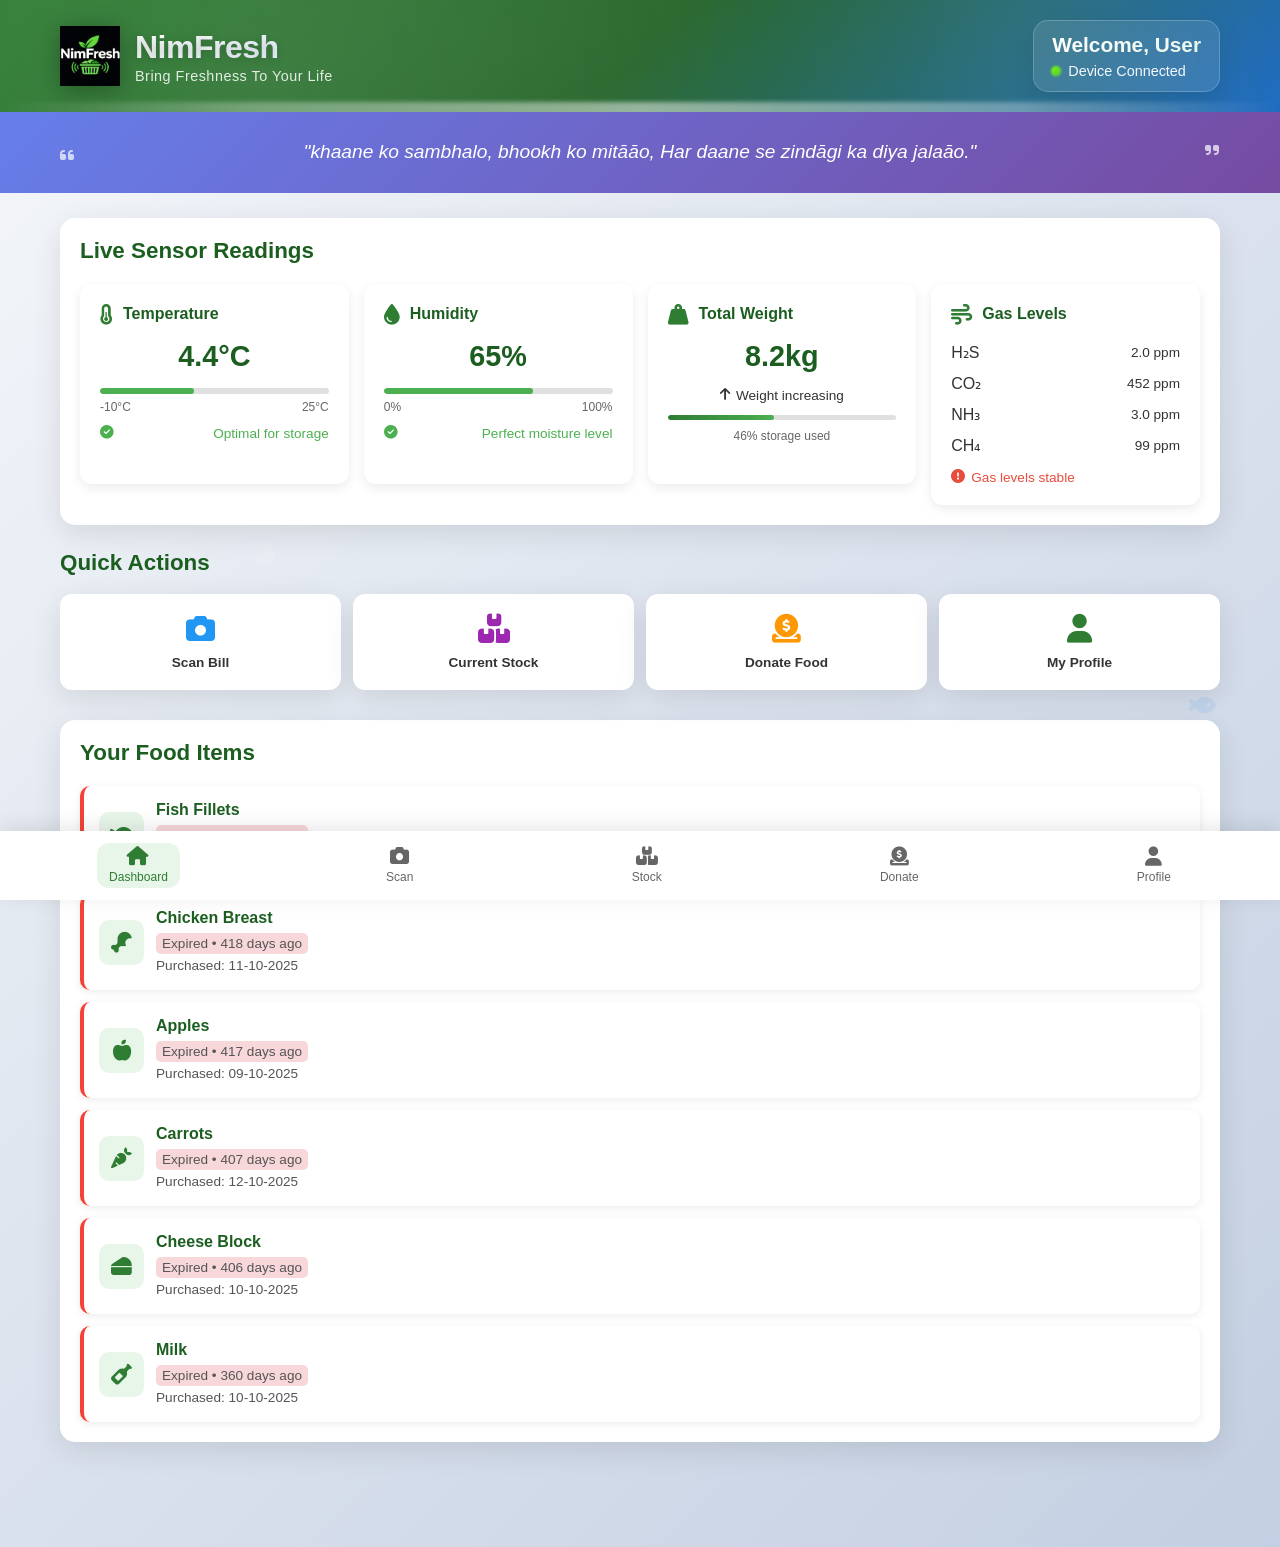
<file: dashboard.html>
<!DOCTYPE html>
<html lang="en">

<head>
    <meta charset="UTF-8">
    <meta name="viewport" content="width=device-width, initial-scale=1.0">
    <title>NimFresh - Dashboard</title>
    <link rel="stylesheet" href="dashboard.css">
    <link rel="stylesheet" href="https://cdnjs.cloudflare.com/ajax/libs/font-awesome/6.4.0/css/all.min.css">
</head>

<body>
    <!-- Floating Food Background Elements -->
    <div class="floating-food carrot"><i class="fas fa-carrot"></i></div>
    <div class="floating-food apple"><i class="fas fa-apple-alt"></i></div>
    <div class="floating-food cheese"><i class="fas fa-cheese"></i></div>
    <div class="floating-food fish"><i class="fas fa-fish"></i></div>
    <div class="floating-food bread"><i class="fas fa-bread-slice"></i></div>
    <div class="floating-food leaf"><i class="fas fa-leaf"></i></div>
    <div class="floating-food egg"><i class="fas fa-egg"></i></div>
    <div class="floating-food milk"><i class="fas fa-wine-bottle"></i></div>

    <!-- Header -->
    <header class="dashboard-header">
        <div class="header-content">
            <div class="logo-section">
                <img src="Logo.png" alt="NimFresh Logo" class="logo">
                <div class="logo-text">
                    <h1>NimFresh</h1>
                    <p>Bring Freshness To Your Life</p>
                </div>
            </div>
            <div class="user-welcome">
                <span class="welcome-text" id="welcome-text">Welcome, User</span>
                <div class="status-indicator">
                    <div class="status-dot connected"></div>
                    <span>Device Connected</span>
                </div>
            </div>
        </div>
    </header>

    <!-- Quote Section -->
    <section class="quote-section">
        <div class="quote-container">
            <i class="fas fa-quote-left"></i>
            <p class="quote-text">"khaane ko sambhalo, bhookh ko mitāāo, Har daane se zindāgi ka diya jalaāo."</p>
            <i class="fas fa-quote-right"></i>
        </div>
    </section>

    <!-- Main Dashboard -->
    <main class="dashboard-main">
        <!-- Quick Stats -->

        <section class="sensor-section">
            <h2>Live Sensor Readings</h2>
            <div class="sensor-grid">
                <div class="sensor-card">
                    <div class="sensor-header">
                        <i class="fas fa-thermometer-half"></i>
                        <h3>Temperature</h3>
                    </div>
                    <div class="sensor-value" id="live-temperature">4°C</div>
                    <div class="sensor-range">
                        <div class="range-bar">
                            <div class="range-fill optimal" style="width: 40%"></div>
                        </div>
                        <div class="range-labels">
                            <span>-10°C</span>
                            <span>25°C</span>
                        </div>
                    </div>
                    <div class="sensor-status optimal">
                        <i class="fas fa-check-circle"></i>
                        Optimal for storage
                    </div>
                </div>

                <div class="sensor-card">
                    <div class="sensor-header">
                        <i class="fas fa-tint"></i>
                        <h3>Humidity</h3>
                    </div>
                    <div class="sensor-value" id="live-humidity">65%</div>
                    <div class="sensor-range">
                        <div class="range-bar">
                            <div class="range-fill optimal" style="width: 65%"></div>
                        </div>
                        <div class="range-labels">
                            <span>0%</span>
                            <span>100%</span>
                        </div>
                    </div>
                    <div class="sensor-status optimal">
                        <i class="fas fa-check-circle"></i>
                        Perfect moisture level
                    </div>
                </div>

                <div class="sensor-card">
                    <div class="sensor-header">
                        <i class="fas fa-weight-hanging"></i>
                        <h3>Total Weight</h3>
                    </div>
                    <div class="sensor-value" id="live-weight">8.2kg</div>
                    <div class="sensor-trend">
                        <i class="fas fa-arrow-down trend-down"></i>
                        <span>0.3kg decrease today</span>
                    </div>
                    <div class="capacity-info">
                        <div class="capacity-bar">
                            <div class="capacity-fill" style="width: 45%"></div>
                        </div>
                        <span>45% storage used</span>
                    </div>
                </div>

                <div class="sensor-card">
                    <div class="sensor-header">
                        <i class="fas fa-wind"></i>
                        <h3>Gas Levels</h3>
                    </div>
                    <div class="gas-levels" id="gas-levels">
                        <div class="gas-item">
                            <span>H₂S</span>
                            <span class="gas-value" id="gas-h2s">— ppm</span>
                        </div>
                        <div class="gas-item">
                            <span>CO₂</span>
                            <span class="gas-value" id="gas-co2">— ppm</span>
                        </div>
                        <div class="gas-item">
                            <span>NH₃</span>
                            <span class="gas-value" id="gas-nh3">— ppm</span>
                        </div>
                        <div class="gas-item">
                            <span>CH₄</span>
                            <span class="gas-value" id="gas-ch4">— ppm</span>
                        </div>
                    </div>
                    <div class="sensor-status alert" id="gas-status">
                        <i class="fas fa-exclamation-circle"></i>
                        <span id="gas-status-text">Monitoring gas levels...</span>
                        <a href="#" class="view-more-link" id="view-more-link" style="display: none;">
                            View more
                        </a>
                    </div>
                    <div class="suspected-items" id="suspected-items" style="display: none;">
                        <div class="suspected-header">
                            <i class="fas fa-exclamation-triangle"></i>
                            <span>Suspected Items</span>
                            <a href="#" class="view-less-link" id="view-less-link">
                                <i class="fas fa-chevron-up"></i> View less
                            </a>
                        </div>
                        <div class="suspected-list" id="suspected-list"></div>
                    </div>
                </div>
            </div>
        </section>

        <!-- Quick Actions -->
        <section class="quick-actions">
            <h2>Quick Actions</h2>
            <div class="action-grid">
                <a href="scan.html" class="action-card scan">
                    <i class="fas fa-camera"></i>
                    <span>Scan Bill</span>
                </a>
                <a href="stock.html" class="action-card stock">
                    <i class="fas fa-boxes"></i>
                    <span>Current Stock</span>
                </a>
                <a href="donate.html" class="action-card donate">
                    <i class="fas fa-donate"></i>
                    <span>Donate Food</span>
                </a>
                <a href="profile.html" class="action-card profile">
                    <i class="fas fa-user"></i>
                    <span>My Profile</span>
                </a>
            </div>
        </section>

        <!-- Food Items Section -->
        <section class="food-section">
            <div class="section-header">
                <h2>Your Food Items</h2>
            </div>

            <div class="food-items-container" id="food-items-container">
                <!-- Food items will be loaded dynamically from stock -->
            </div>
        </section>

    </main>

    <!-- Bottom Navigation -->
    <nav class="bottom-nav">
        <a href="dashboard.html" class="nav-item active">
            <i class="fas fa-home"></i>
            <span>Dashboard</span>
        </a>
        <a href="scan.html" class="nav-item">
            <i class="fas fa-camera"></i>
            <span>Scan</span>
        </a>
        <a href="stock.html" class="nav-item">
            <i class="fas fa-boxes"></i>
            <span>Stock</span>
        </a>
        <a href="donate.html" class="nav-item">
            <i class="fas fa-donate"></i>
            <span>Donate</span>
        </a>
        <a href="profile.html" class="nav-item">
            <i class="fas fa-user"></i>
            <span>Profile</span>
        </a>
    </nav>

    <script src="dashboard.js"></script>
</body>

</html>
</file>
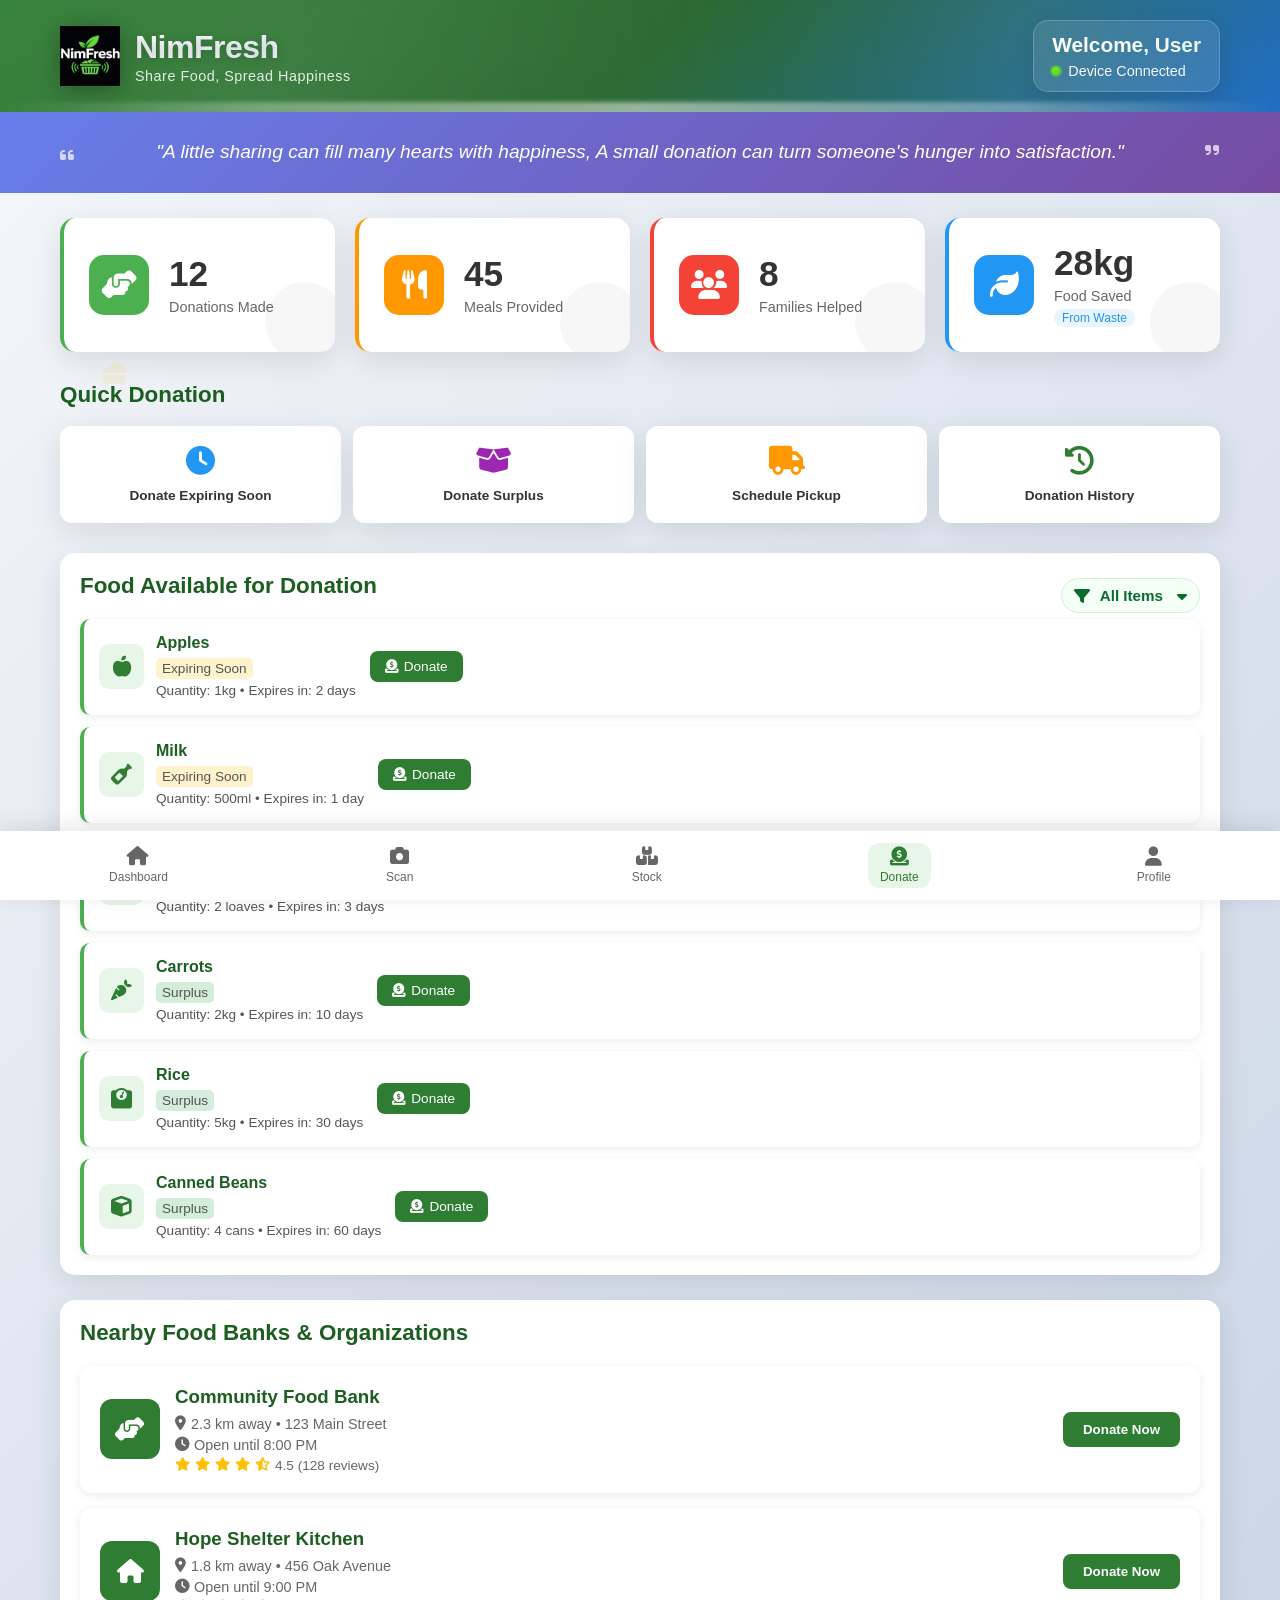
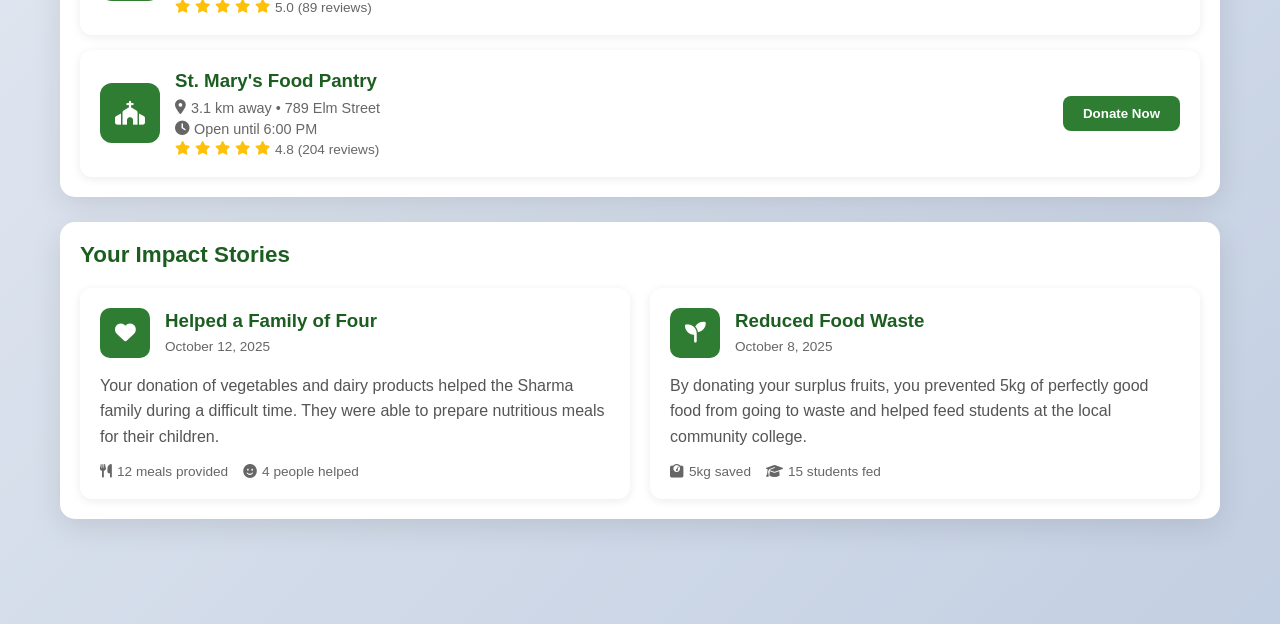
<file: donate.html>
<!DOCTYPE html>
<html lang="en">

<head>
    <meta charset="UTF-8">
    <meta name="viewport" content="width=device-width, initial-scale=1.0">
    <title>NimFresh - Donate Food</title>
    <link rel="stylesheet" href="dashboard.css">
    <link rel="stylesheet" href="https://cdnjs.cloudflare.com/ajax/libs/font-awesome/6.4.0/css/all.min.css">
    <style>
        /* Layout: ensure header filter is right-aligned like stock page */
        .section-header { display:flex; align-items:center; gap:16px; }
        .section-header .filter-tabs { margin-left: auto; display:flex; align-items:center; }

        /* Compact dropdown filter styles (matching stock page visual language) */
        .filter-dropdown { position: relative; display: inline-block; }
        .filter-toggle { background: #f4fff6; border: 1px solid #d6edd6; padding: 8px 12px; border-radius: 22px; display: inline-flex; align-items: center; gap:10px; cursor: pointer; font-weight:700; color:#114b22 }
        .filter-toggle i { color: #0b6b2f; font-size:1rem }
        .filter-toggle .filter-toggle-label { font-size:0.95rem; color:#0b6b2f }
        .filter-toggle .toggle-caret { color:#0b6b2f; margin-left:4px }
        .filter-menu { position: absolute; top: calc(100% + 8px); right: 0; left: auto; background: white; border: 1px solid #e6e6e6; border-radius: 10px; box-shadow: 0 14px 40px rgba(0,0,0,0.10); padding: 8px; display: flex; flex-direction: column; gap:6px; min-width: 220px; z-index: 1000; }
        .filter-menu[aria-hidden="true"] { display: none; }
        .filter-option { background: transparent; border: none; text-align: left; padding: 10px 12px; border-radius: 8px; cursor: pointer; font-weight:600; display:flex; align-items:center; justify-content:space-between; }
        .filter-option:hover { background: #f6fbf6; }
        .filter-option.active { background: #e9f6ea; color: #155724; }
        .filter-option.active::after { content: '✓'; color: #2e7d32; font-weight:800; }

        /* Responsive: stack header and make filter full-width on small screens */
        @media (max-width: 600px) {
            .section-header { flex-direction: column; align-items: flex-start; gap:10px; }
            .section-header .filter-tabs { width:100%; margin-left:0; }
            .filter-dropdown { width:100%; }
            .filter-toggle { width:100%; justify-content:space-between; }
        }
    </style>
</head>

<body>
    <!-- Floating Food Background Elements -->
    <div class="floating-food carrot"><i class="fas fa-carrot"></i></div>
    <div class="floating-food apple"><i class="fas fa-apple-alt"></i></div>
    <div class="floating-food cheese"><i class="fas fa-cheese"></i></div>
    <div class="floating-food fish"><i class="fas fa-fish"></i></div>
    <div class="floating-food bread"><i class="fas fa-bread-slice"></i></div>
    <div class="floating-food leaf"><i class="fas fa-leaf"></i></div>
    <div class="floating-food egg"><i class="fas fa-egg"></i></div>
    <div class="floating-food milk"><i class="fas fa-wine-bottle"></i></div>

    <!-- Header -->
    <header class="dashboard-header">
        <div class="header-content">
            <div class="logo-section">
                <img src="Logo.png" alt="NimFresh Logo" class="logo">
                <div class="logo-text">
                    <h1>NimFresh</h1>
                    <p>Share Food, Spread Happiness</p>
                </div>
            </div>
            <div class="user-welcome">
                <span class="welcome-text" id="welcome-text">Welcome, User</span>
                <div class="status-indicator">
                    <div class="status-dot connected"></div>
                    <span>Device Connected</span>
                </div>
            </div>
        </div>
    </header>

    <!-- Quote Section -->
    <section class="quote-section">
        <div class="quote-container">
            <i class="fas fa-quote-left"></i>
            <p class="quote-text">"A little sharing can fill many hearts with happiness, A small donation can turn someone's hunger into satisfaction."</p>
            <i class="fas fa-quote-right"></i>
        </div>
    </section>

    <!-- Main Content -->
    <main class="dashboard-main">
        <!-- Donation Stats -->
        <section class="stats-section">
            <div class="stat-card fresh">
                <div class="stat-icon">
                    <i class="fas fa-hands-helping"></i>
                </div>
                <div class="stat-info">
                    <h3>12</h3>
                    <p>Donations Made</p>
                </div>
                <div class="stat-wave"></div>
            </div>
            <div class="stat-card warning">
                <div class="stat-icon">
                    <i class="fas fa-utensils"></i>
                </div>
                <div class="stat-info">
                    <h3>45</h3>
                    <p>Meals Provided</p>
                </div>
                <div class="stat-wave"></div>
            </div>
            <div class="stat-card danger">
                <div class="stat-icon">
                    <i class="fas fa-users"></i>
                </div>
                <div class="stat-info">
                    <h3>8</h3>
                    <p>Families Helped</p>
                </div>
                <div class="stat-wave"></div>
            </div>
            <div class="stat-card sensor">
                <div class="stat-icon">
                    <i class="fas fa-leaf"></i>
                </div>
                <div class="stat-info">
                    <h3>28kg</h3>
                    <p>Food Saved</p>
                    <div class="sensor-status-small">From Waste</div>
                </div>
                <div class="stat-wave"></div>
            </div>
        </section>

        <!-- Quick Donation Actions -->
        <section class="quick-actions">
            <h2>Quick Donation</h2>
            <div class="action-grid">
                <a href="#" class="action-card scan" id="donate-expiring">
                    <i class="fas fa-clock"></i>
                    <span>Donate Expiring Soon</span>
                </a>
                <a href="#" class="action-card stock" id="donate-surplus">
                    <i class="fas fa-box-open"></i>
                    <span>Donate Surplus</span>
                </a>
                <a href="#" class="action-card donate" id="schedule-pickup">
                    <i class="fas fa-truck"></i>
                    <span>Schedule Pickup</span>
                </a>
                <a href="#" class="action-card profile" id="donation-history">
                    <i class="fas fa-history"></i>
                    <span>Donation History</span>
                </a>
            </div>
        </section>

        <!-- Available for Donation Section -->
        <section class="food-section">
            <div class="section-header">
                <h2>Food Available for Donation</h2>
                <div class="filter-tabs">
                        <div class="filter-dropdown">
                            <button id="donateFilterToggle" class="filter-toggle" aria-haspopup="true" aria-expanded="false">
                                <i class="fas fa-filter"></i>
                                <span class="filter-toggle-label">All Items</span>
                                <i class="fas fa-caret-down toggle-caret"></i>
                            </button>
                            <div id="donateFilterMenu" class="filter-menu" role="menu" aria-hidden="true">
                                <button class="filter-option" data-filter="all" role="menuitem">All Items</button>
                                <button class="filter-option" data-filter="expiring" role="menuitem">Expiring Soon</button>
                                <button class="filter-option" data-filter="surplus" role="menuitem">Surplus</button>
                            </div>
                        </div>
                </div>
            </div>

            <div class="food-items-container" id="donation-items-container">
                <!-- Donation items will be loaded by JavaScript -->
            </div>
        </section>

        <!-- Nearby Organizations -->
        <section class="food-section">
            <div class="section-header">
                <h2>Nearby Food Banks & Organizations</h2>
            </div>

            <div class="organization-list">
                <div class="organization-card">
                    <div class="org-icon">
                        <i class="fas fa-hands-helping"></i>
                    </div>
                    <div class="org-details">
                        <h3>Community Food Bank</h3>
                        <p class="org-address"><i class="fas fa-map-marker-alt"></i> 2.3 km away • 123 Main Street</p>
                        <p class="org-hours"><i class="fas fa-clock"></i> Open until 8:00 PM</p>
                        <div class="org-rating">
                            <i class="fas fa-star"></i>
                            <i class="fas fa-star"></i>
                            <i class="fas fa-star"></i>
                            <i class="fas fa-star"></i>
                            <i class="fas fa-star-half-alt"></i>
                            <span>4.5 (128 reviews)</span>
                        </div>
                    </div>
                    <button class="donate-now-btn">Donate Now</button>
                </div>

                <div class="organization-card">
                    <div class="org-icon">
                        <i class="fas fa-home"></i>
                    </div>
                    <div class="org-details">
                        <h3>Hope Shelter Kitchen</h3>
                        <p class="org-address"><i class="fas fa-map-marker-alt"></i> 1.8 km away • 456 Oak Avenue</p>
                        <p class="org-hours"><i class="fas fa-clock"></i> Open until 9:00 PM</p>
                        <div class="org-rating">
                            <i class="fas fa-star"></i>
                            <i class="fas fa-star"></i>
                            <i class="fas fa-star"></i>
                            <i class="fas fa-star"></i>
                            <i class="fas fa-star"></i>
                            <span>5.0 (89 reviews)</span>
                        </div>
                    </div>
                    <button class="donate-now-btn">Donate Now</button>
                </div>

                <div class="organization-card">
                    <div class="org-icon">
                        <i class="fas fa-church"></i>
                    </div>
                    <div class="org-details">
                        <h3>St. Mary's Food Pantry</h3>
                        <p class="org-address"><i class="fas fa-map-marker-alt"></i> 3.1 km away • 789 Elm Street</p>
                        <p class="org-hours"><i class="fas fa-clock"></i> Open until 6:00 PM</p>
                        <div class="org-rating">
                            <i class="fas fa-star"></i>
                            <i class="fas fa-star"></i>
                            <i class="fas fa-star"></i>
                            <i class="fas fa-star"></i>
                            <i class="fas fa-star"></i>
                            <span>4.8 (204 reviews)</span>
                        </div>
                    </div>
                    <button class="donate-now-btn">Donate Now</button>
                </div>
            </div>
        </section>

        <!-- Impact Stories -->
        <section class="food-section">
            <div class="section-header">
                <h2>Your Impact Stories</h2>
            </div>

            <div class="impact-stories">
                <div class="impact-card">
                    <div class="impact-header">
                        <div class="impact-icon">
                            <i class="fas fa-heart"></i>
                        </div>
                        <div class="impact-title">
                            <h3>Helped a Family of Four</h3>
                            <span class="impact-date">October 12, 2025</span>
                        </div>
                    </div>
                    <p class="impact-description">
                        Your donation of vegetables and dairy products helped the Sharma family during a difficult time. They were able to prepare nutritious meals for their children.
                    </p>
                    <div class="impact-stats">
                        <span class="stat"><i class="fas fa-utensils"></i> 12 meals provided</span>
                        <span class="stat"><i class="fas fa-smile"></i> 4 people helped</span>
                    </div>
                </div>

                <div class="impact-card">
                    <div class="impact-header">
                        <div class="impact-icon">
                            <i class="fas fa-seedling"></i>
                        </div>
                        <div class="impact-title">
                            <h3>Reduced Food Waste</h3>
                            <span class="impact-date">October 8, 2025</span>
                        </div>
                    </div>
                    <p class="impact-description">
                        By donating your surplus fruits, you prevented 5kg of perfectly good food from going to waste and helped feed students at the local community college.
                    </p>
                    <div class="impact-stats">
                        <span class="stat"><i class="fas fa-weight"></i> 5kg saved</span>
                        <span class="stat"><i class="fas fa-graduation-cap"></i> 15 students fed</span>
                    </div>
                </div>
            </div>
        </section>
    </main>

    <!-- Bottom Navigation -->
    <nav class="bottom-nav">
        <a href="dashboard.html" class="nav-item">
            <i class="fas fa-home"></i>
            <span>Dashboard</span>
        </a>
        <a href="scan.html" class="nav-item">
            <i class="fas fa-camera"></i>
            <span>Scan</span>
        </a>
        <a href="stock.html" class="nav-item">
            <i class="fas fa-boxes"></i>
            <span>Stock</span>
        </a>
        <a href="donate.html" class="nav-item active">
            <i class="fas fa-donate"></i>
            <span>Donate</span>
        </a>
        <a href="profile.html" class="nav-item">
            <i class="fas fa-user"></i>
            <span>Profile</span>
        </a>
    </nav>

    <script>
        // Donation JavaScript
        document.addEventListener('DOMContentLoaded', function() {
            // Load user data
            const userData = JSON.parse(localStorage.getItem('nimfresh-user'));
            if (userData && userData.username) {
                document.getElementById('welcome-text').textContent = `Welcome, ${userData.username}`;
            }

            // Sample donation items data
            const donationItems = [
                { id: 1, name: "Apples", icon: "fas fa-apple-alt", category: "expiring", quantity: "1kg", expiry: "2 days", status: "Expiring Soon" },
                { id: 2, name: "Milk", icon: "fas fa-wine-bottle", category: "expiring", quantity: "500ml", expiry: "1 day", status: "Expiring Soon" },
                { id: 3, name: "Bread", icon: "fas fa-bread-slice", category: "expiring", quantity: "2 loaves", expiry: "3 days", status: "Expiring Soon" },
                { id: 4, name: "Carrots", icon: "fas fa-carrot", category: "surplus", quantity: "2kg", expiry: "10 days", status: "Surplus" },
                { id: 5, name: "Rice", icon: "fas fa-weight", category: "surplus", quantity: "5kg", expiry: "30 days", status: "Surplus" },
                { id: 6, name: "Canned Beans", icon: "fas fa-cube", category: "surplus", quantity: "4 cans", expiry: "60 days", status: "Surplus" }
            ];

            // Initialize donation items
            renderDonationItems(donationItems);

            // Filter functionality
            const filterButtons = document.querySelectorAll('.filter-btn');
            
            filterButtons.forEach(button => {
                button.addEventListener('click', function() {
                    const filter = this.getAttribute('data-filter');
                    
                    // Update active button
                    filterButtons.forEach(btn => btn.classList.remove('active'));
                    this.classList.add('active');
                    
                    // Filter items
                    filterDonationItems(filter);
                });
            });

            // Compact dropdown filter (mirrors stock page behaviour)
            const donateFilterToggle = document.getElementById('donateFilterToggle');
            const donateFilterMenu = document.getElementById('donateFilterMenu');
            if (donateFilterToggle && donateFilterMenu) {
                donateFilterMenu.setAttribute('aria-hidden', 'true');
                donateFilterToggle.addEventListener('click', function(e) {
                    const open = donateFilterMenu.getAttribute('aria-hidden') === 'true';
                    donateFilterMenu.setAttribute('aria-hidden', String(!open));
                    donateFilterToggle.setAttribute('aria-expanded', String(open));
                });

                const donateOptions = Array.from(donateFilterMenu.querySelectorAll('.filter-option'));
                donateOptions.forEach(opt => {
                    opt.addEventListener('click', function() {
                        const f = this.getAttribute('data-filter');
                        // Update toggle label
                        const labelEl = donateFilterToggle.querySelector('.filter-toggle-label');
                        if (labelEl) labelEl.textContent = this.textContent;

                        // Mark selected option visually
                        donateOptions.forEach(o => o.classList.remove('active'));
                        this.classList.add('active');

                        // Close menu
                        donateFilterMenu.setAttribute('aria-hidden', 'true');
                        donateFilterToggle.setAttribute('aria-expanded', 'false');

                        // Sync legacy buttons if present
                        const btn = document.querySelector(`.filter-btn[data-filter="${f}"]`);
                        if (btn) { document.querySelectorAll('.filter-btn').forEach(b => b.classList.remove('active')); btn.classList.add('active'); }

                        // run filter
                        filterDonationItems(f);
                    });
                });

                // Initialize label to currently selected (default to All Items)
                (function initDonateFilterLabel(){
                    const current = donateFilterMenu.querySelector('.filter-option.active') || donateFilterMenu.querySelector('[data-filter="all"]');
                    if (current) {
                        const labelEl = donateFilterToggle.querySelector('.filter-toggle-label');
                        if (labelEl) labelEl.textContent = current.textContent;
                        donateOptions.forEach(o => o.classList.remove('active'));
                        current.classList.add('active');
                    }
                })();

                // Close menu on outside click
                document.addEventListener('click', function(e) {
                    if (!donateFilterToggle.contains(e.target) && !donateFilterMenu.contains(e.target)) {
                        donateFilterMenu.setAttribute('aria-hidden', 'true');
                        donateFilterToggle.setAttribute('aria-expanded', 'false');
                    }
                });
            }

            // Quick action buttons
            document.getElementById('donate-expiring').addEventListener('click', function(e) {
                e.preventDefault();
                filterDonationItems('expiring');
                filterButtons.forEach(btn => btn.classList.remove('active'));
                document.querySelector('[data-filter="expiring"]').classList.add('active');
            });

            document.getElementById('donate-surplus').addEventListener('click', function(e) {
                e.preventDefault();
                filterDonationItems('surplus');
                filterButtons.forEach(btn => btn.classList.remove('active'));
                document.querySelector('[data-filter="surplus"]').classList.add('active');
            });

            // schedule-pickup and donation-history handlers are wired later with improved modals

            // Donate now buttons: open basket and pre-select organization for scheduling
            document.querySelectorAll('.donate-now-btn').forEach(btn => {
                btn.addEventListener('click', function() {
                    const orgName = this.closest('.organization-card').querySelector('h3').textContent;
                    try{
                        // remember default organization for schedule modal
                        window._nimfresh_schedule_default_org = orgName;
                        // open basket so user can add items; user can then click Schedule Pickup
                        openBasket();
                        // give user a short non-blocking notice
                        try{ if (typeof window.showNotification === 'function'){ window.showNotification(`Selected ${orgName}. Add items to basket and schedule pickup.`, 'info'); } else { console.log(`Selected ${orgName}`); } }catch(e){}
                    }catch(e){ console.error(e); }
                });
            });
        });

        // Function to render donation items
        function renderDonationItems(items) {
            const container = document.getElementById('donation-items-container');
            container.innerHTML = '';

            items.forEach(item => {
                const donationItem = document.createElement('div');
                donationItem.className = `food-item ${item.category}`;
                donationItem.setAttribute('data-category', item.category);
                donationItem.setAttribute('data-item-id', item.id);

                donationItem.innerHTML = `
                    <div class="item-image">
                        <i class="${item.icon}"></i>
                    </div>
                    <div class="item-details">
                        <h3>${item.name}</h3>
                        <p class="item-status ${item.category === 'expiring' ? 'status-warning' : 'status-fresh'}">${item.status}</p>
                        <p>Quantity: ${item.quantity} • Expires in: ${item.expiry}</p>
                    </div>
                    <div class="item-actions">
                        <button class="action-btn donate-btn" data-item="${item.name}">
                            <i class="fas fa-donate"></i>
                            Donate
                        </button>
                    </div>
                `;

                container.appendChild(donationItem);
            });

                // Add event listeners to donate buttons (add item to basket)
            document.querySelectorAll('.donate-btn').forEach(btn => {
                btn.addEventListener('click', function() {
                    const itemName = this.getAttribute('data-item');
                    const container = this.closest('.food-item');
                    const iconEl = container.querySelector('.item-image i');
                    const icon = iconEl ? iconEl.className : 'fas fa-cube';
                    const qtyText = container.querySelector('.item-details p:nth-of-type(2)').textContent || '';
                    const qty = (qtyText.match(/Quantity:\s*([^•]+)/)||[])[1] || '';
                    const it = { id: container.getAttribute('data-item-id') || (Date.now()+Math.random()), name: itemName, icon, quantity: qty, status: container.querySelector('.item-status') ? container.querySelector('.item-status').textContent : '' };
                    if (typeof window.addToDonationBasket === 'function') {
                        window.addToDonationBasket(it);
                    } else {
                        // fallback: push to session storage directly
                        try{
                            const b = JSON.parse(sessionStorage.getItem('nimfresh-basket')||'[]');
                            if (!b.find(x=>String(x.id)===String(it.id))){ b.push(it); sessionStorage.setItem('nimfresh-basket', JSON.stringify(b)); }
                            try{ if (typeof window.showNotification === 'function') window.showNotification('Added to basket','success'); else console.log('Added to basket'); }catch(e){}
                        }catch(e){ console.error(e); alert('Added to basket'); }
                    }
                });
            });
        }

        // Function to filter donation items
        function filterDonationItems(filter) {
            const items = document.querySelectorAll('.food-item');
            
            items.forEach(item => {
                if (filter === 'all' || item.getAttribute('data-category') === filter) {
                    item.style.display = 'flex';
                } else {
                    item.style.display = 'none';
                }
            });
        }
    </script>

    <!-- Donation Basket Modal -->
    <div id="donationBasketModal" class="df-modal" aria-hidden="true">
        <div class="df-card">
            <div class="df-header">
                <h3>Your Donation Basket</h3>
                <button id="basketClose" class="df-close">×</button>
            </div>
            <div class="df-body">
                <div id="basketItems" style="display:flex;flex-direction:column;gap:10px"></div>
                <div style="margin-top:12px;display:flex;gap:8px;align-items:center;justify-content:space-between">
                    <div style="color:#666">Selected items will be donated to the organization you choose when scheduling pickup.</div>
                    <div>
                        <button id="basketClear" class="btn btn-secondary">Clear</button>
                        <button id="basketSchedule" class="btn btn-primary">Schedule Pickup</button>
                    </div>
                </div>
            </div>
        </div>
    </div>

    <!-- Schedule Pickup Modal -->
    <div id="scheduleModal" class="df-modal" aria-hidden="true">
        <div class="df-card">
            <div class="df-header">
                <h3>Schedule Pickup</h3>
                <button id="scheduleClose" class="df-close">×</button>
            </div>
            <div class="df-body">
                <label for="scheduleOrg">Choose Organization</label>
                <select id="scheduleOrg" style="width:100%;padding:8px;border-radius:8px;border:1px solid #ddd;margin-top:6px"></select>

                <div style="display:flex;gap:8px;margin-top:12px">
                    <div style="flex:1">
                        <label for="pickupDate">Pickup Date</label>
                        <input id="pickupDate" type="date" style="width:100%;padding:8px;border-radius:8px;border:1px solid #ddd;margin-top:6px">
                    </div>
                    <div style="width:160px">
                        <label for="pickupTime">Pickup Time</label>
                        <input id="pickupTime" type="time" style="width:100%;padding:8px;border-radius:8px;border:1px solid #ddd;margin-top:6px">
                    </div>
                </div>

                <div style="margin-top:12px;text-align:right">
                    <button id="scheduleCancel" class="btn btn-secondary">Cancel</button>
                    <button id="scheduleConfirm" class="btn btn-primary">Confirm Pickup</button>
                </div>
            </div>
        </div>
    </div>

    <!-- Donation History Modal -->
    <div id="historyModal" class="df-modal" aria-hidden="true">
        <div class="df-card">
            <div class="df-header">
                <h3>Donation History</h3>
                <button id="historyClose" class="df-close">×</button>
            </div>
            <div class="df-body">
                <div id="historyList" style="display:flex;flex-direction:column;gap:10px;max-height:360px;overflow:auto"></div>
            </div>
        </div>
    </div>

    <style>
            /* Donation modals */
        .df-modal { display:none; position:fixed; inset:0; background:rgba(0,0,0,0.55); z-index:2800; align-items:center; justify-content:center; padding:16px; }
        .df-modal[aria-hidden="false"] { display:flex; }
        .df-card { width:100%; max-width:720px; background:white; border-radius:12px; box-shadow:0 18px 60px rgba(0,0,0,0.12); overflow:hidden; display:flex; flex-direction:column }
        .df-header { display:flex; align-items:center; justify-content:space-between; padding:14px 18px; background:linear-gradient(90deg,#f7fff7,#eef6f0); }
        .df-body { padding:12px 18px; overflow:auto; max-height:calc(90vh - 120px); }
        /* prevent page scroll when modal open */
        body.modal-open { overflow: hidden; }
        .df-close { background:transparent;border:0;font-size:20px;cursor:pointer }

        /* Button styles (consistent with other pages) */
        .btn { padding:8px 12px; border-radius:8px; border:0; cursor:pointer; font-weight:700; font-size:0.95rem; }
        .btn-primary { background:#2e7d32; color:#fff; border:1px solid rgba(0,0,0,0.06); box-shadow:0 6px 18px rgba(46,125,50,0.08); }
        .btn-secondary { background:#ffffff; color:#333; border:1px solid #e6e6e6; }
        .btn:focus { outline:2px solid rgba(46,125,50,0.12); }

        /* Basket rows improved */
        #basketItems .basket-row { display:flex;gap:12px;align-items:center;padding:14px;border-radius:10px;border:1px solid #eef6ef;background:#fff;margin-bottom:10px; justify-content:space-between }
        #basketItems .basket-row .b-left { display:flex; gap:12px; align-items:center; flex:1 }
        #basketItems .basket-row .b-icon { width:48px;height:48px;border-radius:10px;background:#f2fff2;display:flex;align-items:center;justify-content:center;color:#2e7d32;font-size:18px }
        #basketItems .basket-row .b-name { font-weight:700;color:#155724 }
        #basketItems .basket-row .b-meta { font-size:0.95rem;color:#6b6b6b;margin-top:4px }
        #basketItems .basket-row .b-remove { padding:6px 10px;border-radius:8px; font-weight:600; margin-left:12px }
        /* Make remove button smaller and outline-style */
        #basketItems .basket-row .b-remove.btn-secondary { background:transparent;border:1px solid #ddd;color:#444 }

        /* Basket footer actions */
        #basketItems + div { margin-top:8px }
        @media (max-width:600px){ .df-card{ max-width:92%; } #basketItems .basket-row{ padding:12px } }
    </style>

    <script>
        (function(){
            // Donation basket runtime
            let basket = JSON.parse(sessionStorage.getItem('nimfresh-basket')||'[]');

            function saveBasket(){ sessionStorage.setItem('nimfresh-basket', JSON.stringify(basket)); }

            function renderBasket(){
                const wrap = document.getElementById('basketItems');
                wrap.innerHTML = '';
                if (!basket.length) { wrap.innerHTML = '<div style="color:#666">No items selected.</div>'; return; }
                basket.forEach(it=>{
                    const r = document.createElement('div'); r.className='basket-row';
                    r.innerHTML = `<div class="b-left"><div class="b-icon"><i class="${it.icon}"></i></div><div style="flex:1"><div class="b-name">${it.name}</div><div class="b-meta">${it.quantity} • ${it.status||''}</div></div></div><div><button class="btn btn-secondary b-remove" data-id="${it.id}">Remove</button></div>`;
                    wrap.appendChild(r);
                });
                // remove handlers
                wrap.querySelectorAll('.b-remove').forEach(b=> b.addEventListener('click', ()=>{ basket = basket.filter(x=>String(x.id)!==String(b.getAttribute('data-id'))); saveBasket(); renderBasket(); showNotification('Removed from basket','info'); }));
            }

            // Open basket modal
            function openBasket(){ document.body.classList.add('modal-open'); document.getElementById('donationBasketModal').setAttribute('aria-hidden','false'); renderBasket(); }
            function closeBasket(){ document.getElementById('donationBasketModal').setAttribute('aria-hidden','true'); document.body.classList.remove('modal-open'); }

            // Open schedule modal and populate organizations
            function openSchedule(){
                const sel = document.getElementById('scheduleOrg'); sel.innerHTML = '';
                document.querySelectorAll('.organization-card').forEach(card=>{
                    const name = card.querySelector('h3').textContent;
                    const opt = document.createElement('option'); opt.value = name; opt.textContent = name; sel.appendChild(opt);
                });
                // If a default org was set (by Donate Now), preselect it
                try{
                    if (window._nimfresh_schedule_default_org){
                        const def = window._nimfresh_schedule_default_org;
                        const opt = Array.from(sel.options).find(o=>o.value===def);
                        if (opt) sel.value = def;
                        // clear default so it doesn't persist
                        window._nimfresh_schedule_default_org = null;
                    }
                }catch(e){/* ignore */}
                document.body.classList.add('modal-open'); document.getElementById('scheduleModal').setAttribute('aria-hidden','false');
            }

            function closeSchedule(){ document.getElementById('scheduleModal').setAttribute('aria-hidden','true'); document.body.classList.remove('modal-open'); }

            // Open history modal
            function openHistory(){ renderHistory(); document.body.classList.add('modal-open'); document.getElementById('historyModal').setAttribute('aria-hidden','false'); }
            function closeHistory(){ document.getElementById('historyModal').setAttribute('aria-hidden','true'); document.body.classList.remove('modal-open'); }

            // render donation history from localStorage nimfresh-donations
            function renderHistory(){
                const list = document.getElementById('historyList'); list.innerHTML = '';
                const records = JSON.parse(localStorage.getItem('nimfresh-donations')||'[]');
                if (!records.length) { list.innerHTML = '<div style="color:#666">No donations yet.</div>'; return; }
                records.slice().reverse().forEach(rec=>{
                    const el = document.createElement('div'); el.className='impact-card';
                    el.innerHTML = `<div style="display:flex;justify-content:space-between;align-items:center"><div><strong>${rec.organization}</strong><div style="font-size:0.9rem;color:#666">${rec.items.length} items • ${rec.date}</div></div><div style="text-align:right">${rec.status}<div style="margin-top:6px"><button class="btn btn-secondary history-view" data-id="${rec.id}">View</button></div></div></div>`;
                    list.appendChild(el);
                });
                list.querySelectorAll('.history-view').forEach(b=> b.addEventListener('click', function(){ const id=this.getAttribute('data-id'); const recs=JSON.parse(localStorage.getItem('nimfresh-donations')||'[]'); const r=recs.find(x=>String(x.id)===String(id)); if (r) alert(`Donation to ${r.organization}\nItems: ${r.items.map(i=>i.name).join(', ')}\nPickup: ${r.pickup}`); }));
            }

            // utility notification (reuse existing showNotification if available)
            function showNotification(msg, type){ try{ if (typeof window.showNotification === 'function'){ window.showNotification(msg,type); return; } }catch(e){} alert(msg); }

            // add item to basket
            window.addToDonationBasket = function(item){
                // avoid duplicates by id
                if (basket.find(b=>String(b.id)===String(item.id))) { showNotification('Item already in basket','info'); openBasket(); return; }
                basket.push(item); saveBasket(); showNotification('Added to basket','success'); openBasket();
            }

            // quick-add by category
            function addCategoryToBasket(cat){
                const items = Array.from(document.querySelectorAll('.food-item')).filter(fi=> fi.getAttribute('data-category')===cat);
                items.forEach(fi=>{
                    const name = fi.querySelector('.item-details h3').textContent;
                    const qtyText = fi.querySelector('.item-details p:nth-of-type(2)').textContent || '';
                    const iconEl = fi.querySelector('.item-image i');
                    const icon = iconEl ? iconEl.className : 'fas fa-cube';
                    const id = fi.getAttribute('data-item-id') || Date.now()+Math.random();
                    const it = { id, name, icon, quantity: (qtyText.match(/Quantity:\s*([^•]+)/)||[])[1] || '', status: fi.querySelector('.item-status') ? fi.querySelector('.item-status').textContent : '' };
                    if (!basket.find(b=>String(b.id)===String(it.id))) basket.push(it);
                });
                saveBasket(); openBasket(); showNotification('Added category items to basket','success');
            }

            // schedule confirm
            document.getElementById('scheduleConfirm').addEventListener('click', function(){
                const org = document.getElementById('scheduleOrg').value;
                const date = document.getElementById('pickupDate').value;
                const time = document.getElementById('pickupTime').value;
                if (!org || !date || !time){ showNotification('Please choose organization, date and time','error'); return; }
                if (!basket.length){ showNotification('No items in basket','error'); return; }
                const recs = JSON.parse(localStorage.getItem('nimfresh-donations')||'[]');
                const rec = { id: Date.now(), organization: org, items: basket.slice(), date: new Date().toLocaleString(), pickup: `${date} ${time}`, status: 'Scheduled' };
                recs.push(rec); localStorage.setItem('nimfresh-donations', JSON.stringify(recs));
                // clear basket
                basket = []; saveBasket(); renderBasket(); closeSchedule(); closeBasket(); showNotification('Pickup scheduled — thank you!', 'success');
            });

            // wire UI buttons
            document.getElementById('basketClose').addEventListener('click', closeBasket);
            document.getElementById('basketClear').addEventListener('click', function(){ basket=[]; saveBasket(); renderBasket(); showNotification('Basket cleared','info'); });
            document.getElementById('basketSchedule').addEventListener('click', function(){ closeBasket(); openSchedule(); });
            document.getElementById('scheduleClose').addEventListener('click', closeSchedule);
            document.getElementById('scheduleCancel').addEventListener('click', closeSchedule);
            document.getElementById('historyClose').addEventListener('click', closeHistory);

            // wire donate buttons on page
            document.querySelectorAll('.donate-btn').forEach(btn => btn.addEventListener('click', function(){
                const name = this.getAttribute('data-item');
                const container = this.closest('.food-item');
                const iconEl = container.querySelector('.item-image i');
                const icon = iconEl ? iconEl.className : 'fas fa-cube';
                const qtyText = container.querySelector('.item-details p:nth-of-type(2)').textContent || '';
                const qty = (qtyText.match(/Quantity:\s*([^•]+)/)||[])[1] || '';
                const it = { id: Date.now()+Math.random(), name, icon, quantity: qty, status: container.querySelector('.item-status') ? container.querySelector('.item-status').textContent : '' };
                window.addToDonationBasket(it);
            }));

            // wire quick actions: update filter dropdown and show filtered items (don't auto-add to basket)
            function applyDonateFilter(filterKey){
                try{
                    filterDonationItems(filterKey);
                    // update legacy button active state
                    document.querySelectorAll('.filter-btn').forEach(b=>b.classList.remove('active'));
                    const legacy = document.querySelector(`.filter-btn[data-filter="${filterKey}"]`);
                    if (legacy) legacy.classList.add('active');
                    // update dropdown label + mark active option
                    const donateToggle = document.getElementById('donateFilterToggle');
                    const donateMenu = document.getElementById('donateFilterMenu');
                    if (donateMenu && donateToggle){
                        const opts = Array.from(donateMenu.querySelectorAll('.filter-option'));
                        opts.forEach(o=>o.classList.toggle('active', o.getAttribute('data-filter')===filterKey));
                        const sel = donateMenu.querySelector(`.filter-option[data-filter="${filterKey}"]`);
                        const labelEl = donateToggle.querySelector('.filter-toggle-label');
                        if (labelEl && sel) labelEl.textContent = sel.textContent;
                        // ensure menu closed
                        donateMenu.setAttribute('aria-hidden','true');
                        donateToggle.setAttribute('aria-expanded','false');
                    }
                }catch(e){ console.error(e); }
            }

            document.getElementById('donate-expiring').addEventListener('click', function(e){ e.preventDefault(); applyDonateFilter('expiring'); });
            document.getElementById('donate-surplus').addEventListener('click', function(e){ e.preventDefault(); applyDonateFilter('surplus'); });
            document.getElementById('donation-history').addEventListener('click', function(e){ e.preventDefault(); openHistory(); });
            // Schedule Pickup quick-action: open schedule modal
            const schedBtn = document.getElementById('schedule-pickup');
            if (schedBtn) {
                schedBtn.addEventListener('click', function(e){ e.preventDefault(); openSchedule(); });
            }

            // initialize basket UI if present
            document.addEventListener('DOMContentLoaded', renderBasket);
        })();
    </script>

    <style>
        /* Additional styles for donate page */
        .stats-section {
            display: grid;
            grid-template-columns: repeat(auto-fit, minmax(250px, 1fr));
            gap: 20px;
            margin-bottom: 30px;
        }

        .stat-card {
            background: var(--white);
            padding: 25px;
            border-radius: 15px;
            box-shadow: var(--shadow);
            display: flex;
            align-items: center;
            gap: 20px;
            position: relative;
            overflow: hidden;
            transition: transform 0.3s ease;
        }

        .stat-card:hover {
            transform: translateY(-5px);
        }

        .stat-card.fresh { border-left: 4px solid var(--fresh); }
        .stat-card.warning { border-left: 4px solid var(--warning); }
        .stat-card.danger { border-left: 4px solid var(--danger); }
        .stat-card.sensor { border-left: 4px solid #2196f3; }

        .stat-icon {
            width: 60px;
            height: 60px;
            border-radius: 15px;
            display: flex;
            align-items: center;
            justify-content: center;
            font-size: 1.8rem;
            color: white;
        }

        .stat-card.fresh .stat-icon { background: var(--fresh); }
        .stat-card.warning .stat-icon { background: var(--warning); }
        .stat-card.danger .stat-icon { background: var(--danger); }
        .stat-card.sensor .stat-icon { background: #2196f3; }

        .stat-info h3 {
            font-size: 2.2rem;
            margin-bottom: 5px;
            font-weight: 700;
        }

        .stat-info p {
            color: #666;
            font-size: 0.9rem;
        }

        .sensor-status-small {
            font-size: 0.75rem;
            padding: 2px 8px;
            border-radius: 10px;
            background: rgba(33, 150, 243, 0.1);
            color: #2196f3;
            margin-top: 5px;
            display: inline-block;
        }

        .stat-wave {
            position: absolute;
            bottom: -10px;
            right: -10px;
            width: 80px;
            height: 80px;
            background: rgba(0, 0, 0, 0.03);
            border-radius: 50%;
        }

        .organization-list {
            display: flex;
            flex-direction: column;
            gap: 15px;
        }

        .organization-card {
            background: var(--white);
            border-radius: 12px;
            padding: 20px;
            box-shadow: 0 2px 10px rgba(0, 0, 0, 0.08);
            display: flex;
            align-items: center;
            gap: 15px;
            transition: all 0.3s ease;
        }

        .organization-card:hover {
            transform: translateX(5px);
            box-shadow: 0 4px 15px rgba(0, 0, 0, 0.12);
        }

        .org-icon {
            width: 60px;
            height: 60px;
            background: var(--primary);
            border-radius: 12px;
            display: flex;
            align-items: center;
            justify-content: center;
            font-size: 1.5rem;
            color: white;
        }

        .org-details {
            flex: 1;
        }

        .org-details h3 {
            margin-bottom: 8px;
            color: var(--dark);
        }

        .org-address, .org-hours {
            font-size: 0.9rem;
            color: #666;
            margin-bottom: 5px;
            display: flex;
            align-items: center;
            gap: 5px;
        }

        .org-rating {
            display: flex;
            align-items: center;
            gap: 5px;
            font-size: 0.85rem;
            color: #666;
        }

        .org-rating i {
            color: #ffc107;
        }

        .donate-now-btn {
            background: var(--primary);
            color: white;
            border: none;
            padding: 10px 20px;
            border-radius: 8px;
            font-weight: 600;
            cursor: pointer;
            transition: all 0.3s ease;
        }

        .donate-now-btn:hover {
            background: var(--dark);
            transform: scale(1.05);
        }

        .impact-stories {
            display: grid;
            grid-template-columns: repeat(auto-fit, minmax(300px, 1fr));
            gap: 20px;
        }

        .impact-card {
            background: var(--white);
            border-radius: 12px;
            padding: 20px;
            box-shadow: 0 2px 10px rgba(0, 0, 0, 0.08);
            transition: all 0.3s ease;
        }

        .impact-card:hover {
            transform: translateY(-3px);
            box-shadow: 0 4px 15px rgba(0, 0, 0, 0.12);
        }

        .impact-header {
            display: flex;
            align-items: center;
            gap: 15px;
            margin-bottom: 15px;
        }

        .impact-icon {
            width: 50px;
            height: 50px;
            background: var(--primary);
            border-radius: 10px;
            display: flex;
            align-items: center;
            justify-content: center;
            font-size: 1.3rem;
            color: white;
        }

        .impact-title h3 {
            margin-bottom: 5px;
            color: var(--dark);
        }

        .impact-date {
            font-size: 0.85rem;
            color: #666;
        }

        .impact-description {
            color: #555;
            line-height: 1.6;
            margin-bottom: 15px;
        }

        .impact-stats {
            display: flex;
            gap: 15px;
            flex-wrap: wrap;
        }

        .impact-stats .stat {
            display: flex;
            align-items: center;
            gap: 5px;
            font-size: 0.85rem;
            color: #666;
        }

        .item-actions {
            display: flex;
            gap: 10px;
        }

        .donate-btn {
            background: var(--primary);
            color: white;
            border: none;
            padding: 8px 15px;
            border-radius: 8px;
            cursor: pointer;
            font-size: 0.85rem;
            display: flex;
            align-items: center;
            gap: 5px;
            transition: all 0.3s ease;
            font-weight: 500;
        }

        .donate-btn:hover {
            background: var(--dark);
            transform: scale(1.05);
        }

        @media (max-width: 768px) {
            .stats-section {
                grid-template-columns: repeat(2, 1fr);
            }
            
            .organization-card {
                flex-direction: column;
                text-align: center;
                gap: 15px;
            }
            
            .impact-stories {
                grid-template-columns: 1fr;
            }
        }
    </style>
</body>

</html>
</file>
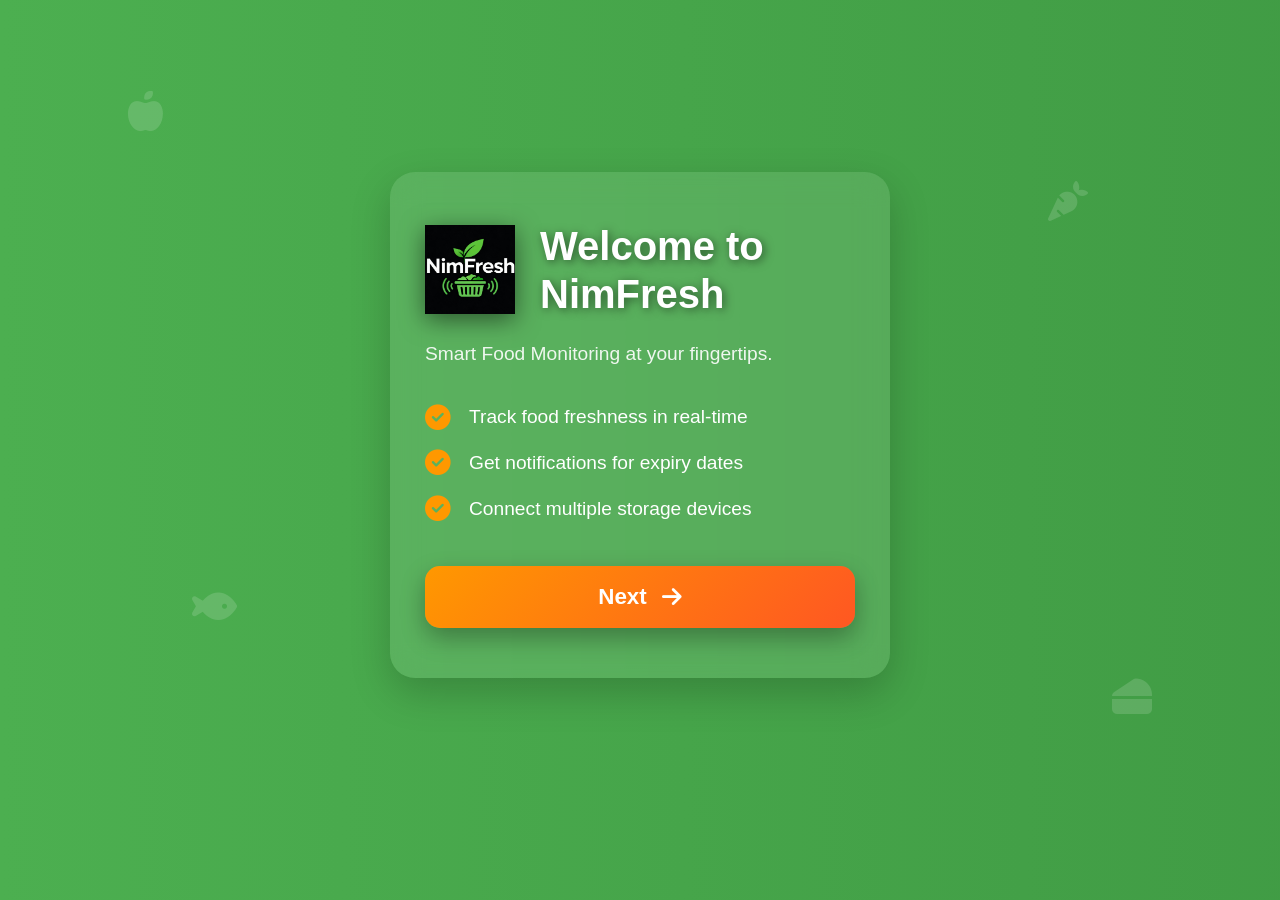
<file: intro.html>
<!DOCTYPE html>
<html lang="en">
<head>
<meta charset="UTF-8">
<meta name="viewport" content="width=device-width, initial-scale=1.0">
<title>NimFresh - Introduction</title>
<link rel="stylesheet" href="landing.css">
<link rel="stylesheet" href="https://cdnjs.cloudflare.com/ajax/libs/font-awesome/6.4.0/css/all.min.css">
<style>
    body {
        overflow-x: hidden;
    }

    .intro-slide {
        display: none;
        animation: fadeInSlide 0.8s ease forwards;
        text-align: left;
        padding: 50px 35px;
        border-radius: 25px;
        background: rgba(255, 255, 255, 0.1);
        backdrop-filter: blur(15px);
        box-shadow: 0 15px 40px rgba(0,0,0,0.2);
        margin-bottom: 50px;
        color: var(--white);
    }

    .intro-slide.active {
        display: block;
    }

    /* Logo + Heading */
    .slide-header {
        display: flex;
        align-items: center; /* vertically center logo with text */
        gap: 25px;
        margin-bottom: 25px;
    }

    .slide-header img {
        width: 90px; /* enlarged logo */
        height: 90px;
        object-fit: contain;
        filter: drop-shadow(0 6px 12px rgba(0,0,0,0.5));
    }

    .slide-header h2 {
        font-size: 2.5rem;
        text-shadow: 2px 2px 10px rgba(0,0,0,0.5);
        margin: 0;
        line-height: 1.2;
    }

    .intro-slide p {
        font-size: 1.2rem;
        margin-bottom: 40px;
        color: rgba(255,255,255,0.9);
    }

    .feature-list {
        list-style: none;
        margin: 0 auto 35px;
        padding: 0;
        max-width: 500px;
    }

    .feature-list li {
        margin-bottom: 20px;
        font-size: 1.2rem;
        display: flex;
        align-items: center;
        gap: 18px;
        justify-content: flex-start;
        transition: all 0.3s ease;
    }

    .feature-list li i {
        color: var(--secondary);
        font-size: 1.6rem;
        transition: transform 0.3s ease;
    }

    .feature-list li:hover i {
        transform: scale(1.2) rotate(-10deg);
    }

    .connect-btn {
        font-size: 1.4rem;
        padding: 18px 30px;
        border-radius: 15px;
        background: linear-gradient(135deg, var(--secondary), #ff5722);
        color: white;
        font-weight: 700;
        cursor: pointer;
        display: inline-flex;
        align-items: center;
        gap: 15px;
        transition: all 0.4s ease;
        box-shadow: 0 10px 25px rgba(0,0,0,0.3);
    }

    .connect-btn:hover {
        transform: translateY(-4px) scale(1.03);
        box-shadow: 0 12px 30px rgba(255, 152, 0, 0.5);
    }

    @keyframes fadeInSlide {
        0% { opacity: 0; transform: translateY(50px);}
        100% { opacity: 1; transform: translateY(0);}
    }

    /* Animated background */
    .animated-bg {
        background: linear-gradient(270deg, #667eea, #764ba2, #2e7d32, #4caf50);
        background-size: 800% 800%;
        animation: gradientBG 20s ease infinite;
    }

    @keyframes gradientBG {
        0%{background-position:0% 50%;}
        50%{background-position:100% 50%;}
        100%{background-position:0% 50%;}
    }

    /* Floating icons */
    .floating-icon {
        font-size: 2.5rem;
        color: rgba(255, 255, 255, 0.15);
        position: absolute;
        animation: float 8s ease-in-out infinite;
    }

    .floating-icon:nth-child(1){ top:10%; left:10%; animation-delay:0s;}
    .floating-icon:nth-child(2){ top:20%; right:15%; animation-delay:2s;}
    .floating-icon:nth-child(3){ bottom:30%; left:15%; animation-delay:4s;}
    .floating-icon:nth-child(4){ bottom:20%; right:10%; animation-delay:6s;}

    @keyframes float {
        0%,100%{transform: translateY(0) rotate(0deg);}
        50%{transform: translateY(-25px) rotate(15deg);}
    }

    /* Responsive */
    @media (max-width: 600px) {
        .slide-header img { width: 70px; height: 70px;}
        .slide-header h2 { font-size: 2rem; }
        .intro-slide p { font-size: 1rem; }
        .feature-list li { font-size: 1rem; gap: 12px; }
        .feature-list li i { font-size: 1.4rem; }
        .connect-btn { font-size: 1.2rem; padding: 15px 25px; }
        .intro-slide { padding: 35px 20px; border-radius: 18px;}
    }
</style>
</head>
<body>
<div class="landing-container">
    <!-- Animated Background -->
    <div class="animated-bg">
        <div class="floating-icon"><i class="fas fa-apple-alt"></i></div>
        <div class="floating-icon"><i class="fas fa-carrot"></i></div>
        <div class="floating-icon"><i class="fas fa-fish"></i></div>
        <div class="floating-icon"><i class="fas fa-cheese"></i></div>
    </div>

    <div class="content-wrapper">
        <!-- Slide 1 -->
        <div class="intro-slide active" id="slide1">
            <div class="slide-header">
                <img src="Logo.png" alt="NimFresh Logo">
                <h2>Welcome to NimFresh</h2>
            </div>
            <p>Smart Food Monitoring at your fingertips.</p>
            <ul class="feature-list">
                <li><i class="fas fa-check-circle"></i> Track food freshness in real-time</li>
                <li><i class="fas fa-check-circle"></i> Get notifications for expiry dates</li>
                <li><i class="fas fa-check-circle"></i> Connect multiple storage devices</li>
            </ul>
            <button class="connect-btn" onclick="nextSlide()">
                Next <i class="fas fa-arrow-right"></i>
            </button>
        </div>

        <!-- Slide 2 -->
        <div class="intro-slide" id="slide2">
            <div class="slide-header">
                <img src="Logo.png" alt="NimFresh Logo">
                <h2>Why Choose NimFresh?</h2>
            </div>
            <p>Make your food smarter and fresher.</p>
            <ul class="feature-list">
                <li><i class="fas fa-check-circle"></i> Save money by reducing food waste</li>
                <li><i class="fas fa-check-circle"></i> Easy-to-use mobile app integration</li>
                <li><i class="fas fa-check-circle"></i> Data privacy & secure monitoring</li>
            </ul>
            <button class="connect-btn" onclick="goToIndex()">
                Get Started <i class="fas fa-arrow-right"></i>
            </button>
        </div>
    </div>
</div>

<script>
    function nextSlide() {
        document.getElementById('slide1').classList.remove('active');
        document.getElementById('slide2').classList.add('active');
    }

    function goToIndex() {
        window.location.href = 'index.html';
    }
</script>
</body>
</html>
</file>
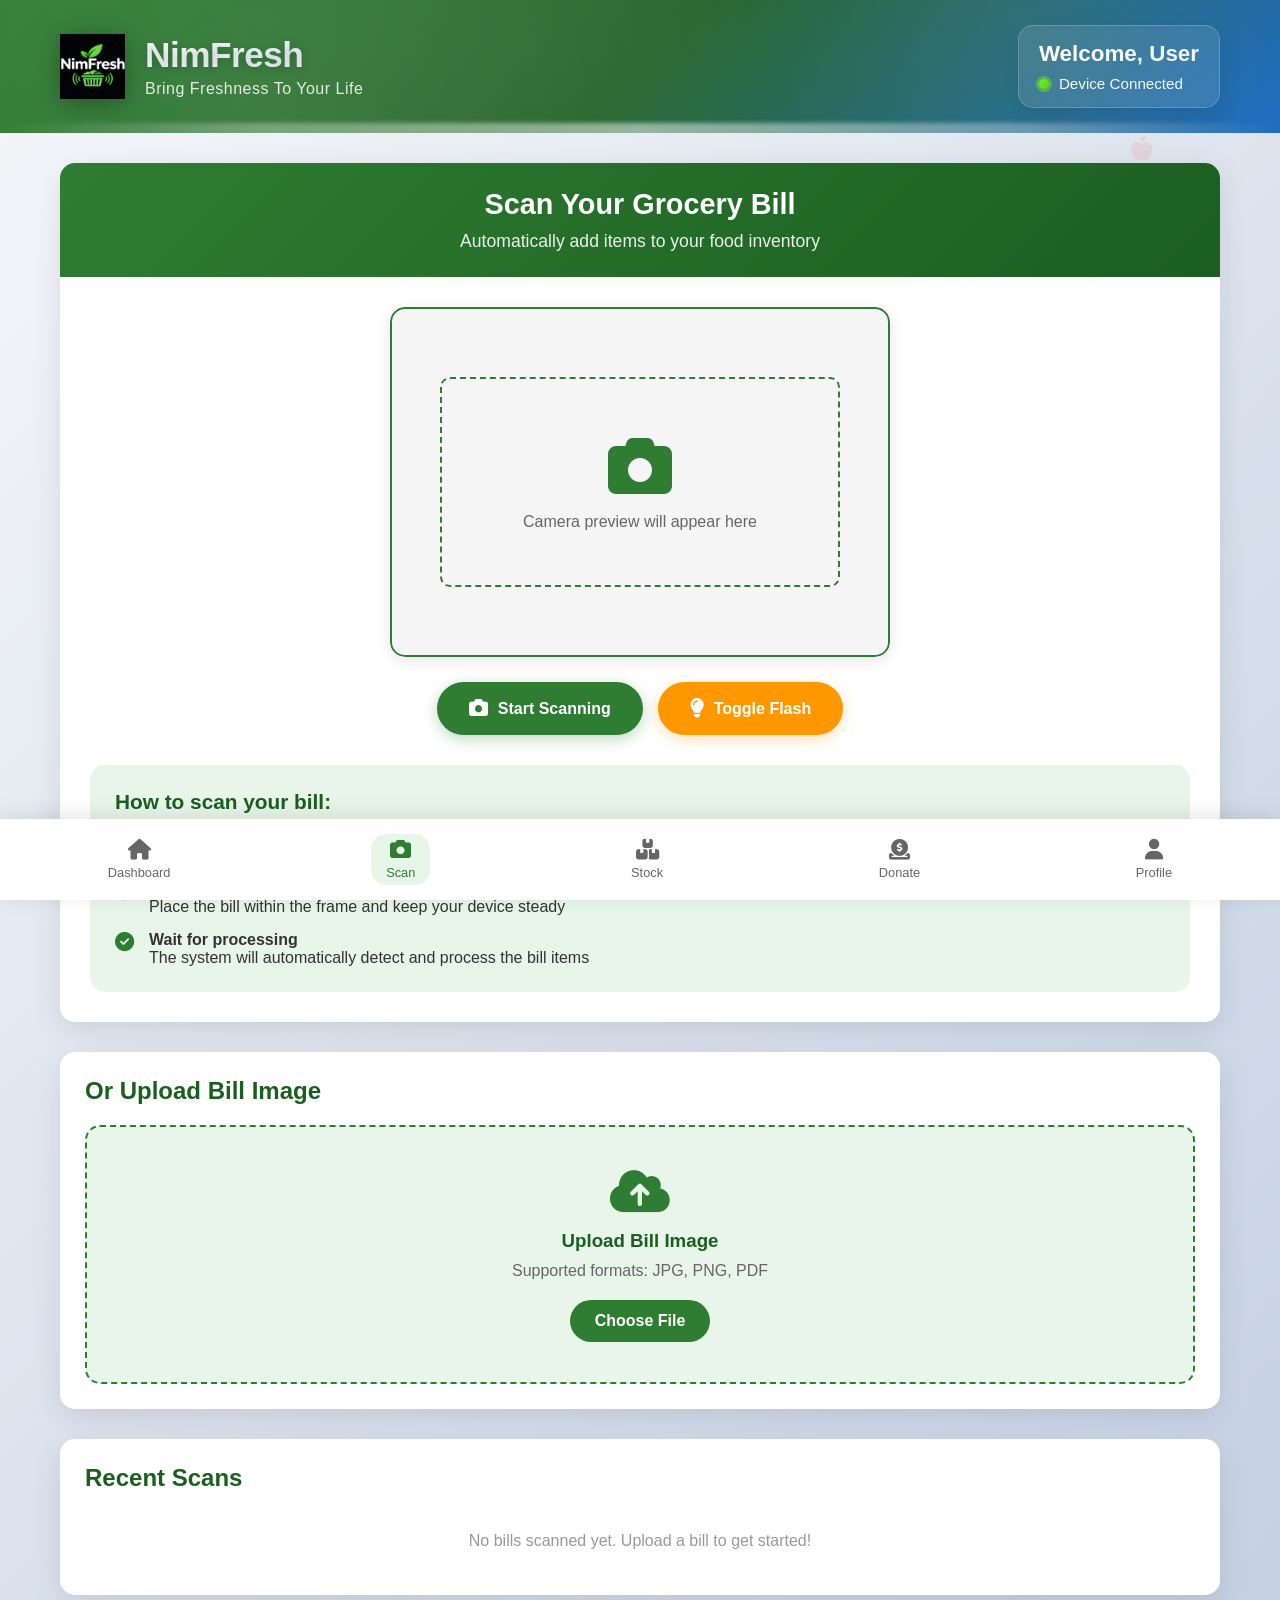
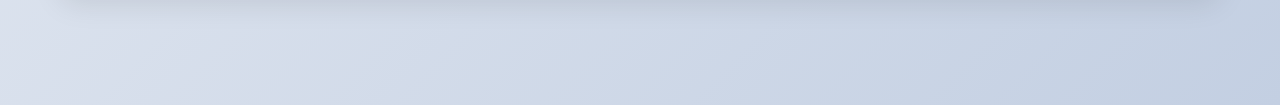
<file: scan.html>
<!DOCTYPE html>
<html lang="en">

<head>
    <meta charset="UTF-8">
    <meta name="viewport" content="width=device-width, initial-scale=1.0">
    <title>NimFresh - Scan Bill</title>
    <link rel="stylesheet" href="https://cdnjs.cloudflare.com/ajax/libs/font-awesome/6.4.0/css/all.min.css">
    <style>
        :root {
            --primary: #2e7d32;
            --primary-light: #4caf50;
            --secondary: #ff9800;
            --dark: #1b5e20;
            --light: #e8f5e9;
            --white: #ffffff;
            --text: #333;
            --shadow: 0 8px 30px rgba(0, 0, 0, 0.1);
            --fresh: #4caf50;
            --warning: #ff9800;
            --danger: #f44336;
        }

        * {
            margin: 0;
            padding: 0;
            box-sizing: border-box;
            font-family: 'Segoe UI', Tahoma, Geneva, Verdana, sans-serif;
        }

        body {
            background: linear-gradient(135deg, #f5f7fa 0%, #c3cfe2 100%);
            color: var(--text);
            padding-bottom: 80px;
            min-height: 100vh;
            position: relative;
            overflow-x: hidden;
        }

        /* Floating Food Elements */
        .floating-food {
            position: fixed;
            font-size: 1.5rem;
            opacity: 0.1;
            z-index: -1;
            animation: float 15s infinite ease-in-out;
        }

        .carrot {
            color: #FF9800;
            top: 10%;
            left: 5%;
            animation-delay: 0s;
        }

        .apple {
            color: #F44336;
            top: 15%;
            right: 10%;
            animation-delay: 2s;
        }

        .cheese {
            color: #FFC107;
            top: 40%;
            left: 8%;
            animation-delay: 4s;
        }

        .fish {
            color: #2196F3;
            bottom: 20%;
            right: 5%;
            animation-delay: 6s;
        }

        .bread {
            color: #795548;
            bottom: 15%;
            left: 12%;
            animation-delay: 8s;
        }

        .leaf {
            color: #4CAF50;
            top: 25%;
            right: 15%;
            animation-delay: 10s;
        }

        .egg {
            color: #FFF;
            top: 60%;
            left: 20%;
            animation-delay: 12s;
        }

        .milk {
            color: #90CAF9;
            bottom: 30%;
            right: 25%;
            animation-delay: 14s;
        }

        @keyframes float {

            0%,
            100% {
                transform: translateY(0px) rotate(0deg);
            }

            50% {
                transform: translateY(-20px) rotate(5deg);
            }
        }

        /* Enhanced Header */
        .dashboard-header {
            background: linear-gradient(135deg, var(--primary) 0%, var(--dark) 50%, #1565c0 100%);
            color: var(--white);
            padding: 0;
            position: relative;
            overflow: hidden;
        }

        .dashboard-header::before {
            content: '';
            position: absolute;
            top: 0;
            left: 0;
            right: 0;
            bottom: 0;
            background:
                radial-gradient(circle at 20% 80%, rgba(255, 255, 255, 0.1) 0%, transparent 50%),
                radial-gradient(circle at 80% 20%, rgba(255, 255, 255, 0.1) 0%, transparent 50%),
                radial-gradient(circle at 40% 40%, rgba(255, 255, 255, 0.05) 0%, transparent 50%);
            animation: pulse 8s ease-in-out infinite;
        }

        .header-content {
            max-width: 1200px;
            margin: 0 auto;
            padding: 25px 20px;
            display: flex;
            justify-content: space-between;
            align-items: center;
            position: relative;
            z-index: 2;
        }

        /* Enhanced Logo Section */
        .logo-section {
            display: flex;
            align-items: center;
            gap: 20px;
            position: relative;
        }

        .logo {
            width: 65px;
            height: 65px;
            filter:
                drop-shadow(0 4px 12px rgba(0, 0, 0, 0.3)) brightness(1.1);
            animation: logoFloat 3s ease-in-out infinite;
            transition: all 0.3s ease;
        }

        .logo:hover {
            transform: scale(1.05) rotate(5deg);
            filter:
                drop-shadow(0 6px 20px rgba(0, 0, 0, 0.4)) brightness(1.2);
        }

        .logo-text h1 {
            font-size: 2.2rem;
            margin-bottom: 5px;
            font-weight: 800;
            background: linear-gradient(135deg, #ffffff 0%, #e3f2fd 100%);
            -webkit-background-clip: text;
            -webkit-text-fill-color: transparent;
            background-clip: text;
            text-shadow: 0 2px 10px rgba(0, 0, 0, 0.2);
            letter-spacing: -0.5px;
        }

        .logo-text p {
            font-size: 1rem;
            opacity: 0.9;
            font-weight: 500;
            color: rgba(255, 255, 255, 0.95);
            letter-spacing: 0.5px;
        }

        /* Enhanced User Welcome Section */
        .user-welcome {
            text-align: right;
            position: relative;
            padding: 15px 20px;
            background: rgba(255, 255, 255, 0.1);
            backdrop-filter: blur(10px);
            border-radius: 15px;
            border: 1px solid rgba(255, 255, 255, 0.2);
            box-shadow: 0 8px 25px rgba(0, 0, 0, 0.1);
            transition: all 0.3s ease;
        }

        .user-welcome:hover {
            background: rgba(255, 255, 255, 0.15);
            transform: translateY(-2px);
            box-shadow: 0 12px 35px rgba(0, 0, 0, 0.2);
        }

        .welcome-text {
            font-size: 1.4rem;
            font-weight: 700;
            display: block;
            margin-bottom: 8px;
            background: linear-gradient(135deg, #fff 0%, #e8f5e9 100%);
            -webkit-background-clip: text;
            -webkit-text-fill-color: transparent;
            background-clip: text;
        }

        .status-indicator {
            display: flex;
            align-items: center;
            gap: 10px;
            font-size: 0.95rem;
            opacity: 0.95;
            font-weight: 500;
        }

        .status-dot {
            width: 10px;
            height: 10px;
            border-radius: 50%;
            background: linear-gradient(135deg, #76ff03, #4caf50);
            position: relative;
            animation: statusPulse 2s ease-in-out infinite;
        }

        .status-dot::before {
            content: '';
            position: absolute;
            top: -3px;
            left: -3px;
            right: -3px;
            bottom: -3px;
            border-radius: 50%;
            background: rgba(118, 255, 3, 0.4);
            animation: statusPulse 2s ease-in-out infinite 0.5s;
        }

        .status-dot.connected {
            background: linear-gradient(135deg, #76ff03, #4caf50);
        }

        /* Header Animations */
        @keyframes logoFloat {

            0%,
            100% {
                transform: translateY(0px) rotate(0deg);
            }

            50% {
                transform: translateY(-5px) rotate(2deg);
            }
        }

        @keyframes statusPulse {

            0%,
            100% {
                transform: scale(1);
                opacity: 1;
            }

            50% {
                transform: scale(1.1);
                opacity: 0.8;
            }
        }

        @keyframes pulse {

            0%,
            100% {
                opacity: 1;
            }

            50% {
                opacity: 0.8;
            }
        }

        /* Header Bottom Wave */
        .dashboard-header::after {
            content: '';
            position: absolute;
            bottom: -5px;
            left: 0;
            right: 0;
            height: 15px;
            background: linear-gradient(90deg,
                    transparent 0%,
                    rgba(255, 255, 255, 0.3) 20%,
                    rgba(255, 255, 255, 0.5) 50%,
                    rgba(255, 255, 255, 0.3) 80%,
                    transparent 100%);
            filter: blur(2px);
            animation: wave 3s ease-in-out infinite;
        }

        @keyframes wave {

            0%,
            100% {
                transform: translateX(0px);
                opacity: 0.7;
            }

            50% {
                transform: translateX(10px);
                opacity: 1;
            }
        }

        /* Main Content */
        .scan-main {
            max-width: 1200px;
            margin: 0 auto;
            padding: 30px 20px;
        }

        /* Scan Section */
        .scan-section {
            background: var(--white);
            border-radius: 15px;
            box-shadow: var(--shadow);
            overflow: hidden;
            margin-bottom: 30px;
        }

        .scan-header {
            background: linear-gradient(135deg, var(--primary) 0%, var(--dark) 100%);
            color: var(--white);
            padding: 25px;
            text-align: center;
        }

        .scan-header h2 {
            font-size: 1.8rem;
            margin-bottom: 10px;
        }

        .scan-header p {
            opacity: 0.9;
            font-size: 1.1rem;
        }

        .scan-content {
            padding: 30px;
        }

        /* Scanner Container */
        .scanner-container {
            display: flex;
            flex-direction: column;
            align-items: center;
            gap: 25px;
        }

        .camera-preview {
            width: 100%;
            max-width: 500px;
            height: 350px;
            background: #f5f5f5;
            border-radius: 15px;
            display: flex;
            flex-direction: column;
            align-items: center;
            justify-content: center;
            position: relative;
            overflow: hidden;
            box-shadow: 0 4px 15px rgba(0, 0, 0, 0.1);
        }

        .camera-placeholder {
            text-align: center;
            color: #666;
        }

        .camera-placeholder i {
            font-size: 4rem;
            margin-bottom: 15px;
            color: var(--primary);
        }

        .scanner-overlay {
            position: absolute;
            top: 0;
            left: 0;
            right: 0;
            bottom: 0;
            border: 2px solid var(--primary);
            border-radius: 15px;
            pointer-events: none;
        }

        .scanner-frame {
            position: absolute;
            width: 80%;
            height: 60%;
            border: 2px dashed var(--primary);
            border-radius: 10px;
            top: 20%;
            left: 10%;
            animation: pulseFrame 2s infinite;
        }

        @keyframes pulseFrame {

            0%,
            100% {
                opacity: 0.7;
            }

            50% {
                opacity: 1;
            }
        }

        /* Scan Controls - Fully Responsive */
        .scan-controls {
            display: flex;
            gap: 15px;
            justify-content: center;
            align-items: center;
            flex-wrap: wrap;
            width: 100%;
            padding: 0 20px;
            box-sizing: border-box;
        }

        .scan-btn {
            background: var(--primary);
            color: white;
            border: none;
            padding: 15px 30px;
            border-radius: 50px;
            font-size: 1rem;
            font-weight: 600;
            cursor: pointer;
            display: flex;
            align-items: center;
            justify-content: center;
            gap: 10px;
            transition: all 0.3s ease;
            box-shadow: 0 4px 15px rgba(46, 125, 50, 0.3);
            white-space: nowrap;
            text-decoration: none;
            outline: none;
            border: 2px solid transparent;
        }

        .scan-btn:hover {
            background: var(--dark);
            transform: translateY(-2px);
            box-shadow: 0 6px 20px rgba(46, 125, 50, 0.4);
        }

        .scan-btn:focus {
            outline: 2px solid rgba(46, 125, 50, 0.5);
            outline-offset: 2px;
        }

        .scan-btn:active {
            transform: translateY(0);
            box-shadow: 0 2px 10px rgba(46, 125, 50, 0.3);
        }

        .scan-btn:disabled {
            opacity: 0.7;
            cursor: not-allowed;
            transform: none;
        }

        .scan-btn.secondary {
            background: var(--secondary);
            box-shadow: 0 4px 15px rgba(255, 152, 0, 0.3);
        }

        .scan-btn.secondary:hover {
            background: #e68900;
            box-shadow: 0 6px 20px rgba(255, 152, 0, 0.4);
        }

        .scan-btn.secondary:focus {
            outline: 2px solid rgba(255, 152, 0, 0.5);
            outline-offset: 2px;
        }

        .scan-btn i {
            font-size: 1.2rem;
        }

        /* Camera Modal Styles */
        .camera-modal {
            display: none;
            position: fixed;
            top: 0;
            left: 0;
            right: 0;
            bottom: 0;
            background: rgba(0, 0, 0, 0.95);
            z-index: 2000;
            justify-content: center;
            align-items: center;
            padding: 10px;
        }

        .camera-modal.active {
            display: flex;
        }

        .camera-modal-content {
            width: 100%;
            max-width: 500px;
            background: #000;
            border-radius: 15px;
            overflow: hidden;
            box-shadow: 0 20px 60px rgba(0, 0, 0, 0.8);
            display: flex;
            flex-direction: column;
        }

        .camera-close-btn {
            position: absolute;
            top: 20px;
            right: 20px;
            background: rgba(255, 255, 255, 0.2);
            border: none;
            color: white;
            font-size: 2rem;
            width: 50px;
            height: 50px;
            border-radius: 50%;
            cursor: pointer;
            display: flex;
            align-items: center;
            justify-content: center;
            transition: all 0.3s ease;
            z-index: 10;
        }

        .camera-close-btn:hover {
            background: rgba(255, 255, 255, 0.3);
            transform: scale(1.1);
        }

        .camera-container {
            position: relative;
            width: 100%;
            padding-bottom: 100%;
            background: #000;
        }

        .camera-video {
            position: absolute;
            top: 0;
            left: 0;
            width: 100%;
            height: 100%;
            object-fit: cover;
        }

        .camera-frame-overlay {
            position: absolute;
            top: 0;
            left: 0;
            right: 0;
            bottom: 0;
            pointer-events: none;
        }

        .frame-corner {
            position: absolute;
            width: 30px;
            height: 30px;
            border: 3px solid var(--primary);
        }

        .top-left {
            top: 20px;
            left: 20px;
            border-right: none;
            border-bottom: none;
        }

        .top-right {
            top: 20px;
            right: 20px;
            border-left: none;
            border-bottom: none;
        }

        .bottom-left {
            bottom: 20px;
            left: 20px;
            border-right: none;
            border-top: none;
        }

        .bottom-right {
            bottom: 20px;
            right: 20px;
            border-left: none;
            border-top: none;
        }

        .scan-line {
            position: absolute;
            width: 80%;
            height: 2px;
            background: linear-gradient(90deg, transparent, var(--primary), transparent);
            top: 50%;
            left: 10%;
            animation: scanLine 2s infinite;
        }

        @keyframes scanLine {
            0%, 100% { top: 30%; opacity: 0; }
            50% { opacity: 1; }
            100% { top: 70%; opacity: 0; }
        }

        .camera-controls {
            display: flex;
            justify-content: center;
            align-items: center;
            gap: 20px;
            padding: 20px;
            background: rgba(0, 0, 0, 0.8);
        }

        .camera-btn {
            background: var(--primary);
            color: white;
            border: none;
            border-radius: 50%;
            width: 60px;
            height: 60px;
            display: flex;
            flex-direction: column;
            align-items: center;
            justify-content: center;
            gap: 5px;
            cursor: pointer;
            transition: all 0.3s ease;
            box-shadow: 0 4px 15px rgba(46, 125, 50, 0.4);
            font-size: 0.8rem;
            font-weight: 600;
        }

        .camera-btn:hover {
            background: var(--dark);
            transform: scale(1.1);
            box-shadow: 0 6px 20px rgba(46, 125, 50, 0.6);
        }

        .camera-btn:active {
            transform: scale(0.95);
        }

        .camera-btn i {
            font-size: 1.5rem;
        }

        .flash-btn {
            background: var(--secondary);
            box-shadow: 0 4px 15px rgba(255, 152, 0, 0.4);
        }

        .flash-btn:hover {
            background: #e68900;
            box-shadow: 0 6px 20px rgba(255, 152, 0, 0.6);
        }

        .flash-btn.active {
            background: #FFD700;
            box-shadow: 0 0 30px rgba(255, 215, 0, 0.8);
        }

        .camera-info {
            background: rgba(0, 0, 0, 0.8);
            color: rgba(255, 255, 255, 0.8);
            padding: 15px;
            text-align: center;
            font-size: 0.9rem;
        }

        /* Scan Instructions */
        .scan-instructions {
            background: var(--light);
            border-radius: 15px;
            padding: 25px;
            margin-top: 30px;
        }

        .scan-instructions h3 {
            color: var(--dark);
            margin-bottom: 15px;
            font-size: 1.3rem;
        }

        .instructions-list {
            display: flex;
            flex-direction: column;
            gap: 15px;
        }

        .instruction-item {
            display: flex;
            align-items: flex-start;
            gap: 15px;
        }

        .instruction-item i {
            color: var(--primary);
            font-size: 1.2rem;
            margin-top: 2px;
        }

        /* Upload Section */
        .upload-section {
            background: var(--white);
            border-radius: 15px;
            box-shadow: var(--shadow);
            padding: 25px;
            margin-bottom: 30px;
        }

        .upload-section h2 {
            color: var(--dark);
            margin-bottom: 20px;
            font-size: 1.5rem;
        }

        .upload-area {
            border: 2px dashed var(--primary);
            border-radius: 15px;
            padding: 40px 20px;
            text-align: center;
            cursor: pointer;
            transition: all 0.3s ease;
            background: var(--light);
        }

        .upload-area:hover {
            background: rgba(46, 125, 50, 0.05);
            border-color: var(--dark);
        }

        .upload-area i {
            font-size: 3rem;
            color: var(--primary);
            margin-bottom: 15px;
        }

        .upload-area h3 {
            color: var(--dark);
            margin-bottom: 10px;
        }

        .upload-area p {
            color: #666;
            margin-bottom: 20px;
        }

        .file-input {
            display: none;
        }

        .file-label {
            background: var(--primary);
            color: white;
            padding: 12px 25px;
            border-radius: 50px;
            font-weight: 600;
            cursor: pointer;
            display: inline-block;
            transition: all 0.3s ease;
        }

        .file-label:hover {
            background: var(--dark);
            transform: translateY(-2px);
        }

        /* Recent Scans */
        .recent-scans {
            background: var(--white);
            border-radius: 15px;
            box-shadow: var(--shadow);
            padding: 25px;
        }

        .recent-scans h2 {
            color: var(--dark);
            margin-bottom: 20px;
            font-size: 1.5rem;
        }

        .scans-list {
            display: flex;
            flex-direction: column;
            gap: 15px;
        }

        .scan-item {
            display: flex;
            align-items: center;
            gap: 15px;
            padding: 15px;
            border-radius: 10px;
            background: var(--light);
            transition: all 0.3s ease;
            cursor: pointer;
        }

        .scan-item:hover {
            transform: translateX(5px);
            box-shadow: 0 4px 10px rgba(0, 0, 0, 0.1);
            background: #d4edda;
        }

        .scan-icon {
            width: 50px;
            height: 50px;
            background: var(--primary);
            border-radius: 10px;
            display: flex;
            align-items: center;
            justify-content: center;
            color: white;
            font-size: 1.5rem;
        }

        .scan-details h3 {
            color: var(--dark);
            margin-bottom: 5px;
        }

        .scan-details p {
            color: #666;
            font-size: 0.9rem;
        }

        .scan-status {
            margin-left: auto;
            padding: 5px 10px;
            border-radius: 20px;
            font-size: 0.8rem;
            font-weight: 600;
        }

        .status-success {
            background: #d4edda;
            color: #155724;
        }

        .status-processing {
            background: #fff3cd;
            color: #856404;
        }

        /* Bill Details Modal */
        .bill-details-modal {
            display: none;
            position: fixed;
            top: 0;
            left: 0;
            width: 100%;
            height: 100%;
            background: rgba(0, 0, 0, 0.5);
            backdrop-filter: blur(5px);
            z-index: 2000;
            justify-content: center;
            align-items: center;
            animation: fadeIn 0.3s ease;
            overflow-y: auto;
            padding: 20px;
        }

        .bill-details-modal.active {
            display: flex;
        }

        .bill-details-content {
            background: white;
            border-radius: 20px;
            width: 100%;
            max-width: 600px;
            max-height: 90vh;
            overflow-y: auto;
            box-shadow: 0 20px 60px rgba(0, 0, 0, 0.3);
            animation: slideUp 0.3s ease;
            position: relative;
        }

        .bill-details-close {
            position: absolute;
            top: 15px;
            right: 15px;
            background: none;
            border: none;
            font-size: 2rem;
            cursor: pointer;
            color: #666;
            width: 40px;
            height: 40px;
            display: flex;
            align-items: center;
            justify-content: center;
            border-radius: 50%;
            transition: all 0.3s ease;
            z-index: 10;
        }

        .bill-details-close:hover {
            background: #f0f0f0;
            color: var(--dark);
        }

        .bill-details-header {
            background: linear-gradient(135deg, var(--primary) 0%, var(--dark) 100%);
            color: white;
            padding: 30px 25px;
            display: flex;
            align-items: center;
            gap: 20px;
            border-radius: 20px 20px 0 0;
        }

        .bill-icon {
            width: 70px;
            height: 70px;
            background: rgba(255, 255, 255, 0.2);
            border-radius: 15px;
            display: flex;
            align-items: center;
            justify-content: center;
            font-size: 2rem;
            flex-shrink: 0;
        }

        .bill-header-info h2 {
            font-size: 1.5rem;
            margin-bottom: 5px;
            word-break: break-word;
        }

        .bill-header-info p {
            opacity: 0.9;
            font-size: 0.9rem;
        }

        .bill-details-body {
            padding: 25px;
        }

        .bill-info-grid {
            display: grid;
            grid-template-columns: repeat(auto-fit, minmax(150px, 1fr));
            gap: 15px;
            margin-bottom: 30px;
        }

        .info-card {
            background: var(--light);
            padding: 15px;
            border-radius: 12px;
            display: flex;
            flex-direction: column;
            gap: 8px;
            border-left: 4px solid var(--primary);
        }

        .info-label {
            font-size: 0.8rem;
            color: #666;
            font-weight: 600;
            text-transform: uppercase;
            letter-spacing: 0.5px;
        }

        .info-value {
            font-size: 1.3rem;
            font-weight: 700;
            color: var(--dark);
        }

        .info-value.status-badge {
            display: inline-block;
            background: #d4edda;
            color: #155724;
            padding: 6px 12px;
            border-radius: 20px;
            font-size: 0.9rem;
            width: fit-content;
        }

        .bill-items-section h3 {
            color: var(--dark);
            margin-bottom: 15px;
            font-size: 1.2rem;
        }

        .items-list {
            display: flex;
            flex-direction: column;
            gap: 12px;
        }

        .item-row {
            display: flex;
            align-items: center;
            gap: 12px;
            padding: 15px;
            background: var(--light);
            border-radius: 10px;
            border-left: 3px solid var(--primary);
            transition: all 0.3s ease;
        }

        .item-row:hover {
            background: #e0f2e0;
            transform: translateX(5px);
        }

        .item-row-icon {
            width: 45px;
            height: 45px;
            background: white;
            border-radius: 8px;
            display: flex;
            align-items: center;
            justify-content: center;
            font-size: 1.3rem;
            color: var(--primary);
            flex-shrink: 0;
        }

        .item-row-info {
            flex: 1;
        }

        .item-row-name {
            font-weight: 600;
            color: var(--dark);
            margin-bottom: 3px;
        }

        .item-row-meta {
            font-size: 0.85rem;
            color: #666;
        }

        .item-row-status {
            padding: 4px 10px;
            border-radius: 20px;
            font-size: 0.75rem;
            font-weight: 600;
            background: #d4edda;
            color: #155724;
        }

        .bill-details-footer {
            padding: 20px 25px;
            border-top: 1px solid #e0e0e0;
            display: flex;
            gap: 12px;
            justify-content: flex-end;
            background: #fafafa;
            border-radius: 0 0 20px 20px;
        }

        .btn-primary, .btn-secondary {
            padding: 12px 24px;
            border: none;
            border-radius: 8px;
            font-weight: 600;
            cursor: pointer;
            transition: all 0.3s ease;
            font-size: 0.95rem;
        }

        .btn-primary {
            background: var(--primary);
            color: white;
        }

        .btn-primary:hover {
            background: var(--dark);
            transform: translateY(-2px);
            box-shadow: 0 4px 12px rgba(46, 125, 50, 0.3);
        }

        .btn-secondary {
            background: #e0e0e0;
            color: #333;
        }

        .btn-secondary:hover {
            background: #d0d0d0;
        }

        /* Bottom Navigation */
        .bottom-nav {
            position: fixed;
            bottom: 0;
            left: 0;
            right: 0;
            background: var(--white);
            display: flex;
            justify-content: space-around;
            padding: 15px 0;
            box-shadow: 0 -4px 20px rgba(0, 0, 0, 0.1);
            z-index: 100;
        }

        .nav-item {
            display: flex;
            flex-direction: column;
            align-items: center;
            text-decoration: none;
            color: #666;
            font-size: 0.8rem;
            gap: 5px;
            transition: all 0.3s ease;
            padding: 5px 15px;
            border-radius: 15px;
        }

        .nav-item.active {
            color: var(--primary);
            background: var(--light);
        }

        .nav-item i {
            font-size: 1.3rem;
        }

        /* Responsive Design */
        @media (max-width: 768px) {
            .header-content {
                flex-direction: column;
                gap: 15px;
                text-align: center;
            }

            .logo-section {
                flex-direction: column;
                gap: 15px;
            }

            .logo {
                width: 55px;
                height: 55px;
            }

            .logo-text h1 {
                font-size: 1.8rem;
            }

            .user-welcome {
                text-align: center;
                padding: 12px 15px;
            }

            .welcome-text {
                font-size: 1.2rem;
            }

            .scan-controls {
                gap: 12px;
                padding: 0 15px;
            }

            .scan-btn {
                padding: 12px 20px;
                font-size: 0.95rem;
                min-height: 45px;
            }

            .scan-btn i {
                font-size: 1.1rem;
            }

            .camera-preview {
                height: 280px;
            }
        }

        @media (max-width: 480px) {
            .dashboard-header {
                padding: 0;
            }

            .header-content {
                padding: 15px;
            }

            .logo-text h1 {
                font-size: 1.6rem;
            }

            .logo-text p {
                font-size: 0.9rem;
            }

            .user-welcome {
                width: 100%;
            }

            .scan-content {
                padding: 20px;
            }

            .scan-controls {
                flex-direction: column;
                gap: 10px;
                padding: 0 15px;
            }

            .scan-btn {
                width: 100%;
                padding: 14px 20px;
                font-size: 0.9rem;
                min-height: 50px;
                border-radius: 40px;
            }

            .scan-btn i {
                font-size: 1rem;
            }

            .camera-preview {
                height: 250px;
            }

            .scanner-container {
                gap: 15px;
            }

            .camera-modal-content {
                max-width: 100%;
                border-radius: 0;
            }

            .camera-close-btn {
                top: 10px;
                right: 10px;
                width: 45px;
                height: 45px;
                font-size: 1.8rem;
            }

            .camera-controls {
                padding: 15px;
                gap: 15px;
            }

            .camera-btn {
                width: 55px;
                height: 55px;
                font-size: 0.75rem;
            }

            .camera-btn i {
                font-size: 1.3rem;
            }
        }
    </style>
</head>

<body>
    <!-- Floating Food Background Elements -->
    <div class="floating-food carrot"><i class="fas fa-carrot"></i></div>
    <div class="floating-food apple"><i class="fas fa-apple-alt"></i></div>
    <div class="floating-food cheese"><i class="fas fa-cheese"></i></div>
    <div class="floating-food fish"><i class="fas fa-fish"></i></div>
    <div class="floating-food bread"><i class="fas fa-bread-slice"></i></div>
    <div class="floating-food leaf"><i class="fas fa-leaf"></i></div>
    <div class="floating-food egg"><i class="fas fa-egg"></i></div>
    <div class="floating-food milk"><i class="fas fa-wine-bottle"></i></div>

    <!-- Header -->
    <header class="dashboard-header">
        <div class="header-content">
            <div class="logo-section">
                <img src="Logo.png" alt="NimFresh Logo" class="logo">
                <div class="logo-text">
                    <h1>NimFresh</h1>
                    <p>Bring Freshness To Your Life</p>
                </div>
            </div>
            <div class="user-welcome">
                <span class="welcome-text" id="welcome-text">Welcome, User</span>
                <div class="status-indicator">
                    <div class="status-dot connected"></div>
                    <span>Device Connected</span>
                </div>
            </div>
        </div>
    </header>

    <!-- Camera Modal -->
    <div class="camera-modal" id="cameraModal">
        <div class="camera-modal-content">
            <button class="camera-close-btn" id="cameraCloseBtn">&times;</button>
            
            <div class="camera-container">
                <video id="cameraVideo" class="camera-video" playsinline autoplay></video>
                <div class="camera-frame-overlay">
                    <div class="frame-corner top-left"></div>
                    <div class="frame-corner top-right"></div>
                    <div class="frame-corner bottom-left"></div>
                    <div class="frame-corner bottom-right"></div>
                    <div class="scan-line"></div>
                </div>
            </div>

            <div class="camera-controls">
                <button class="camera-btn capture-btn" id="captureBtn">
                    <i class="fas fa-circle"></i>
                    <span>Capture</span>
                </button>
                <button class="camera-btn flash-btn" id="cameraFlashBtn">
                    <i class="fas fa-lightbulb"></i>
                    <span>Flash</span>
                </button>
            </div>

            <div class="camera-info">
                <p>Position your bill within the frame and tap Capture</p>
            </div>
        </div>
    </div>

    <!-- Bill Details Modal -->
    <div class="bill-details-modal" id="billDetailsModal">
        <div class="bill-details-content">
            <button class="bill-details-close" id="billDetailsClose">&times;</button>
            
            <div class="bill-details-header">
                <div class="bill-icon">
                    <i class="fas fa-receipt"></i>
                </div>
                <div class="bill-header-info">
                    <h2 id="billFileName">Bill Name</h2>
                    <p id="billUploadDate">Upload Date</p>
                </div>
            </div>

            <div class="bill-details-body">
                <div class="bill-info-grid">
                    <div class="info-card">
                        <span class="info-label">File Size</span>
                        <span class="info-value" id="billFileSize">-</span>
                    </div>
                    <div class="info-card">
                        <span class="info-label">Items Detected</span>
                        <span class="info-value" id="billItemCount">0</span>
                    </div>
                    <div class="info-card">
                        <span class="info-label">Status</span>
                        <span class="info-value status-badge" id="billStatus">Processed</span>
                    </div>
                </div>

                <div class="bill-items-section">
                    <h3>Detected Items</h3>
                    <div class="items-list" id="billItemsList">
                        <!-- Items will be populated here -->
                    </div>
                </div>
            </div>

            <div class="bill-details-footer">
                <button class="btn-secondary" id="billCloseBtnFooter">Close</button>
                <button class="btn-primary" id="billAddAllBtn">Add All to Stock</button>
            </div>
        </div>
    </div>

    <!-- Main Content -->
    <main class="scan-main">
        <!-- Scan Section -->
        <section class="scan-section">
            <div class="scan-header">
                <h2>Scan Your Grocery Bill</h2>
                <p>Automatically add items to your food inventory</p>
            </div>

            <div class="scan-content">
                <div class="scanner-container">
                    <div class="camera-preview">
                        <div class="camera-placeholder">
                            <i class="fas fa-camera"></i>
                            <p>Camera preview will appear here</p>
                        </div>
                        <div class="scanner-overlay"></div>
                        <div class="scanner-frame"></div>
                    </div>

                    <div class="scan-controls">
                        <button class="scan-btn" id="start-scan">
                            <i class="fas fa-camera"></i>
                            Start Scanning
                        </button>
                        <button class="scan-btn secondary" id="toggle-flash">
                            <i class="fas fa-lightbulb"></i>
                            Toggle Flash
                        </button>
                    </div>
                </div>

                <div class="scan-instructions">
                    <h3>How to scan your bill:</h3>
                    <div class="instructions-list">
                        <div class="instruction-item">
                            <i class="fas fa-check-circle"></i>
                            <div>
                                <strong>Ensure good lighting</strong>
                                <p>Make sure the bill is well-lit and all text is clearly visible</p>
                            </div>
                        </div>
                        <div class="instruction-item">
                            <i class="fas fa-check-circle"></i>
                            <div>
                                <strong>Position correctly</strong>
                                <p>Place the bill within the frame and keep your device steady</p>
                            </div>
                        </div>
                        <div class="instruction-item">
                            <i class="fas fa-check-circle"></i>
                            <div>
                                <strong>Wait for processing</strong>
                                <p>The system will automatically detect and process the bill items</p>
                            </div>
                        </div>
                    </div>
                </div>
            </div>
        </section>

        <!-- Upload Section -->
        <section class="upload-section">
            <h2>Or Upload Bill Image</h2>
            <div class="upload-area" id="upload-area">
                <i class="fas fa-cloud-upload-alt"></i>
                <h3>Upload Bill Image</h3>
                <p>Supported formats: JPG, PNG, PDF</p>
                <input type="file" id="file-input" class="file-input" accept="image/*,.pdf">
                <label for="file-input" class="file-label">Choose File</label>
            </div>
        </section>

        <!-- Recent Scans -->
        <section class="recent-scans">
            <h2>Recent Scans</h2>
            <div class="scans-list">
                <div class="scan-item">
                    <div class="scan-icon">
                        <i class="fas fa-receipt"></i>
                    </div>
                    <div class="scan-details">
                        <h3>Grocery Bill</h3>
                        <p>Scanned 2 hours ago • 12 items detected</p>
                    </div>
                    <div class="scan-status status-success">Processed</div>
                </div>

                <div class="scan-item">
                    <div class="scan-icon">
                        <i class="fas fa-receipt"></i>
                    </div>
                    <div class="scan-details">
                        <h3>Supermarket Receipt</h3>
                        <p>Scanned yesterday • 8 items detected</p>
                    </div>
                    <div class="scan-status status-success">Processed</div>
                </div>

                <div class="scan-item">
                    <div class="scan-icon">
                        <i class="fas fa-receipt"></i>
                    </div>
                    <div class="scan-details">
                        <h3>Weekly Shopping</h3>
                        <p>Scanned 3 days ago • 15 items detected</p>
                    </div>
                    <div class="scan-status status-success">Processed</div>
                </div>
            </div>
        </section>
    </main>

    <!-- Bottom Navigation -->
    <nav class="bottom-nav">
        <a href="dashboard.html" class="nav-item">
            <i class="fas fa-home"></i>
            <span>Dashboard</span>
        </a>
        <a href="scan.html" class="nav-item active">
            <i class="fas fa-camera"></i>
            <span>Scan</span>
        </a>
        <a href="stock.html" class="nav-item">
            <i class="fas fa-boxes"></i>
            <span>Stock</span>
        </a>
        <a href="donate.html" class="nav-item">
            <i class="fas fa-donate"></i>
            <span>Donate</span>
        </a>
        <a href="profile.html" class="nav-item">
            <i class="fas fa-user"></i>
            <span>Profile</span>
        </a>
    </nav>

    <script>
        // Comprehensive scan functionality with camera modal
        document.addEventListener('DOMContentLoaded', function () {
            const startScanBtn = document.getElementById('start-scan');
            const toggleFlashBtn = document.getElementById('toggle-flash');
            const uploadArea = document.getElementById('upload-area');
            const fileInput = document.getElementById('file-input');
            const cameraModal = document.getElementById('cameraModal');
            const cameraCloseBtn = document.getElementById('cameraCloseBtn');
            const cameraVideo = document.getElementById('cameraVideo');
            const captureBtn = document.getElementById('captureBtn');
            const cameraFlashBtn = document.getElementById('cameraFlashBtn');
            
            // State tracking
            let cameraFlashEnabled = false;
            let cameraStream = null;

            // Load user data
            const userData = JSON.parse(localStorage.getItem('nimfresh-user'));
            if (userData && userData.username) {
                document.getElementById('welcome-text').textContent = `Welcome, ${userData.username}`;
            }

            // Open Camera Modal - Start Scanning Button
            startScanBtn.addEventListener('click', function (e) {
                e.preventDefault();
                openCameraModal();
            });

            // Open Camera Modal Function
            function openCameraModal() {
                cameraModal.classList.add('active');
                startCamera();
            }

            // Close Camera Modal
            function closeCameraModal() {
                cameraModal.classList.remove('active');
                stopCamera();
            }

            cameraCloseBtn.addEventListener('click', closeCameraModal);

            // Close modal when clicking outside
            cameraModal.addEventListener('click', function (e) {
                if (e.target === cameraModal) {
                    closeCameraModal();
                }
            });

            // Start Camera Function
            function startCamera() {
                if (navigator.mediaDevices && navigator.mediaDevices.getUserMedia) {
                    const constraints = {
                        video: {
                            facingMode: 'environment',
                            width: { ideal: 1280 },
                            height: { ideal: 720 }
                        },
                        audio: false
                    };

                    navigator.mediaDevices.getUserMedia(constraints)
                        .then(function (stream) {
                            cameraStream = stream;
                            cameraVideo.srcObject = stream;
                            showNotification('Camera ready', 'success');
                        })
                        .catch(function (err) {
                            showNotification('Camera access denied. Using demo mode.', 'info');
                            // Show placeholder if camera not available
                            cameraVideo.style.background = 'linear-gradient(135deg, #333 0%, #555 100%)';
                        });
                } else {
                    showNotification('Camera not supported on this device', 'error');
                }
            }

            // Stop Camera Function
            function stopCamera() {
                if (cameraStream) {
                    cameraStream.getTracks().forEach(track => track.stop());
                    cameraStream = null;
                }
            }

            // Capture Button - Take Photo
            captureBtn.addEventListener('click', function () {
                captureBtn.innerHTML = '<i class="fas fa-spinner fa-spin"></i>';
                captureBtn.disabled = true;

                // Simulate bill scanning and actually persist items to storage
                setTimeout(() => {
                    showNotification('Bill captured! Processing...', 'success');

                    // Helper to convert YYYY-MM-DD to DD-MM-YYYY
                    function formatDateToDDMMYYYY(dateString) {
                        if (!dateString) return '';
                        if (typeof dateString === 'string' && dateString.includes('-')) {
                            const parts = dateString.split('-');
                            if (parts.length === 3 && parts[0].length === 4) {
                                return `${parts[2]}-${parts[1]}-${parts[0]}`;
                            }
                        }
                        return dateString;
                    }
                    
                    // Example detected items (in a real app OCR would provide these)
                    const todayISO = new Date().toISOString().split('T')[0];
                    const detectedItems = [
                        { id: Date.now() + 1, name: 'Fresh Apples', icon: 'fas fa-apple-alt', category: 'Fruits', quantity: '1kg', purchaseDate: formatDateToDDMMYYYY(todayISO), expiryDate: formatDateToDDMMYYYY('2025-10-15'), status: 'fresh' },
                        { id: Date.now() + 2, name: 'Organic Carrots', icon: 'fas fa-carrot', category: 'Vegetables', quantity: '500g', purchaseDate: formatDateToDDMMYYYY(todayISO), expiryDate: formatDateToDDMMYYYY('2025-10-20'), status: 'fresh' },
                        { id: Date.now() + 3, name: 'Whole Milk', icon: 'fas fa-wine-bottle', category: 'Dairy', quantity: '1L', purchaseDate: formatDateToDDMMYYYY(todayISO), expiryDate: formatDateToDDMMYYYY('2025-10-12'), status: 'warning' }
                    ];

                    // Load existing stock from localStorage
                    let existing = [];
                    try {
                        existing = JSON.parse(localStorage.getItem('nimfresh-stock')) || [];
                    } catch (e) {
                        existing = [];
                    }

                    // Append detected items and save
                    const updated = existing.concat(detectedItems);
                    try {
                        localStorage.setItem('nimfresh-stock', JSON.stringify(updated));
                        showNotification(`✓ ${detectedItems.length} items added to inventory`, 'success');
                    } catch (e) {
                        console.error('Failed to save scanned items', e);
                        showNotification('Failed to add scanned items to inventory', 'error');
                    }

                    // finish UI
                    setTimeout(() => {
                        closeCameraModal();
                        captureBtn.innerHTML = '<i class="fas fa-circle"></i><span>Capture</span>';
                        captureBtn.disabled = false;
                    }, 800);
                }, 800);
            });

            // Camera Flash Toggle
            cameraFlashBtn.addEventListener('click', function () {
                cameraFlashEnabled = !cameraFlashEnabled;
                
                if (cameraFlashEnabled) {
                    cameraFlashBtn.classList.add('active');
                    showNotification('Flash enabled', 'success');
                    // In real app, would toggle camera torch
                } else {
                    cameraFlashBtn.classList.remove('active');
                    showNotification('Flash disabled', 'info');
                }
            });

            // Toggle Flash Button on main page (hidden now)
            toggleFlashBtn.addEventListener('click', function (e) {
                e.preventDefault();
                showNotification('Open camera first to use flash', 'info');
            });

            // File Upload Functionality with Bill Data Saving
            uploadArea.addEventListener('click', function () {
                fileInput.click();
            });

            fileInput.addEventListener('change', function () {
                if (this.files && this.files[0]) {
                    const file = this.files[0];
                    const fileName = file.name;
                    const fileSize = (file.size / 1024).toFixed(2); // Convert to KB
                    
                    showNotification(`Processing: ${fileName} (${fileSize} KB)...`, 'info');
                    
                    // Simulate bill processing and save bill data
                    setTimeout(() => {
                        // Helper to convert YYYY-MM-DD to DD-MM-YYYY
                        function formatDateToDDMMYYYY(dateString) {
                            if (!dateString) return '';
                            if (typeof dateString === 'string' && dateString.includes('-')) {
                                const parts = dateString.split('-');
                                if (parts.length === 3 && parts[0].length === 4) {
                                    return `${parts[2]}-${parts[1]}-${parts[0]}`;
                                }
                            }
                            return dateString;
                        }
                        
                        // Simulate detected items from bill OCR
                        const todayISO = new Date().toISOString().split('T')[0];
                        const detectedItems = [
                            { id: Date.now() + 1, name: 'Fresh Apples', icon: 'fas fa-apple-alt', category: 'Fruits', quantity: '1kg', purchaseDate: formatDateToDDMMYYYY(todayISO), expiryDate: formatDateToDDMMYYYY('2025-10-15'), status: 'fresh' },
                            { id: Date.now() + 2, name: 'Organic Carrots', icon: 'fas fa-carrot', category: 'Vegetables', quantity: '500g', purchaseDate: formatDateToDDMMYYYY(todayISO), expiryDate: formatDateToDDMMYYYY('2025-10-20'), status: 'fresh' },
                            { id: Date.now() + 3, name: 'Whole Milk', icon: 'fas fa-wine-bottle', category: 'Dairy', quantity: '1L', purchaseDate: formatDateToDDMMYYYY(todayISO), expiryDate: formatDateToDDMMYYYY('2025-10-12'), status: 'warning' }
                        ];

                        // Save bill data with items
                        const billData = {
                            id: Date.now(),
                            fileName: fileName,
                            fileSize: fileSize,
                            uploadDate: new Date().toLocaleString(),
                            itemsDetected: detectedItems.length,
                            status: 'Processed',
                            items: detectedItems
                        };

                        // Load existing bills
                        let existingBills = [];
                        try {
                            existingBills = JSON.parse(localStorage.getItem('nimfresh-bills')) || [];
                        } catch (e) {
                            existingBills = [];
                        }

                        // Add new bill and save
                        existingBills.unshift(billData);
                        try {
                            localStorage.setItem('nimfresh-bills', JSON.stringify(existingBills));
                            
                            // Also add detected items to stock
                            let existing = [];
                            try {
                                existing = JSON.parse(localStorage.getItem('nimfresh-stock')) || [];
                            } catch (e) {
                                existing = [];
                            }
                            const updated = existing.concat(detectedItems);
                            localStorage.setItem('nimfresh-stock', JSON.stringify(updated));
                            
                            showNotification(`✓ Bill saved! ${detectedItems.length} items added to inventory`, 'success');
                            updateRecentScans();
                        } catch (e) {
                            console.error('Failed to save bill', e);
                            showNotification('Failed to save bill data', 'error');
                        }
                    }, 1200);
                }
            });

            // Drag and drop functionality
            uploadArea.addEventListener('dragover', function (e) {
                e.preventDefault();
                this.style.background = 'rgba(46, 125, 50, 0.1)';
                this.style.borderColor = 'var(--dark)';
            });

            uploadArea.addEventListener('dragleave', function (e) {
                e.preventDefault();
                this.style.background = 'var(--light)';
                this.style.borderColor = 'var(--primary)';
            });

            uploadArea.addEventListener('drop', function (e) {
                e.preventDefault();
                this.style.background = 'var(--light)';
                this.style.borderColor = 'var(--primary)';
                
                if (e.dataTransfer.files && e.dataTransfer.files[0]) {
                    fileInput.files = e.dataTransfer.files;
                    const event = new Event('change', { bubbles: true });
                    fileInput.dispatchEvent(event);
                }
            });

            // Notification system
            function showNotification(message, type = 'info') {
                const notification = document.createElement('div');
                notification.className = `notification ${type}`;
                
                const icons = {
                    'success': 'check-circle',
                    'info': 'info-circle',
                    'error': 'exclamation-circle'
                };
                
                notification.innerHTML = `
                    <i class="fas fa-${icons[type]}"></i>
                    <span>${message}</span>
                `;

                notification.style.cssText = `
                    position: fixed;
                    top: 20px;
                    right: 20px;
                    background: ${type === 'success' ? '#4caf50' : type === 'info' ? '#2196f3' : '#f44336'};
                    color: white;
                    padding: 15px 20px;
                    border-radius: 10px;
                    box-shadow: 0 4px 12px rgba(0,0,0,0.15);
                    display: flex;
                    align-items: center;
                    gap: 10px;
                    z-index: 1000;
                    animation: slideInRight 0.3s ease;
                    font-weight: 600;
                    max-width: 90%;
                    font-size: 0.95rem;
                `;

                document.body.appendChild(notification);

                setTimeout(() => {
                    notification.style.animation = 'slideOutRight 0.3s ease';
                    setTimeout(() => notification.remove(), 300);
                }, 3000);
            }

            // Update Recent Scans section with actual bill data
            function updateRecentScans() {
                const scansList = document.querySelector('.scans-list');
                if (!scansList) return;

                let bills = [];
                try {
                    bills = JSON.parse(localStorage.getItem('nimfresh-bills')) || [];
                } catch (e) {
                    bills = [];
                }

                // Show latest 5 bills
                scansList.innerHTML = '';
                bills.slice(0, 5).forEach(bill => {
                    const scanItem = document.createElement('div');
                    scanItem.className = 'scan-item';
                    scanItem.style.cursor = 'pointer';
                    scanItem.innerHTML = `
                        <div class="scan-icon">
                            <i class="fas fa-receipt"></i>
                        </div>
                        <div class="scan-details">
                            <h3>${bill.fileName}</h3>
                            <p>${bill.uploadDate} • ${bill.itemsDetected} items detected</p>
                        </div>
                        <div class="scan-status status-success">${bill.status}</div>
                    `;
                    // Add click listener to show bill details
                    scanItem.addEventListener('click', () => showBillDetails(bill));
                    scansList.appendChild(scanItem);
                });

                // Show message if no bills
                if (bills.length === 0) {
                    scansList.innerHTML = '<p style="text-align: center; color: #999; padding: 20px;">No bills scanned yet. Upload a bill to get started!</p>';
                }
            }

            // Show bill details modal
            function showBillDetails(bill) {
                const modal = document.getElementById('billDetailsModal');
                if (!modal) return;

                // Populate bill details
                document.getElementById('billFileName').textContent = bill.fileName;
                document.getElementById('billUploadDate').textContent = bill.uploadDate;
                document.getElementById('billFileSize').textContent = bill.fileSize + ' KB';
                document.getElementById('billItemCount').textContent = bill.itemsDetected;
                document.getElementById('billStatus').textContent = bill.status;

                // Populate items list
                const itemsList = document.getElementById('billItemsList');
                itemsList.innerHTML = '';

                if (bill.items && bill.items.length > 0) {
                    bill.items.forEach(item => {
                        const itemRow = document.createElement('div');
                        itemRow.className = 'item-row';
                        itemRow.innerHTML = `
                            <div class="item-row-icon">
                                <i class="${item.icon || 'fas fa-cube'}"></i>
                            </div>
                            <div class="item-row-info">
                                <div class="item-row-name">${item.name}</div>
                                <div class="item-row-meta">${item.category} • ${item.quantity}</div>
                            </div>
                            <div class="item-row-status">${(item.status || 'fresh').charAt(0).toUpperCase() + (item.status || 'fresh').slice(1)}</div>
                        `;
                        itemsList.appendChild(itemRow);
                    });
                } else {
                    itemsList.innerHTML = '<p style="text-align: center; color: #999; padding: 20px;">No items detected in this bill</p>';
                }

                // Store current bill for "Add All" action
                modal.dataset.currentBill = JSON.stringify(bill);

                // Show modal
                modal.classList.add('active');
            }

            // Close bill details modal
            const billDetailsModal = document.getElementById('billDetailsModal');
            const billDetailsClose = document.getElementById('billDetailsClose');
            const billCloseBtnFooter = document.getElementById('billCloseBtnFooter');

            if (billDetailsClose) {
                billDetailsClose.addEventListener('click', () => {
                    billDetailsModal.classList.remove('active');
                });
            }

            if (billCloseBtnFooter) {
                billCloseBtnFooter.addEventListener('click', () => {
                    billDetailsModal.classList.remove('active');
                });
            }

            // Close modal when clicking outside
            if (billDetailsModal) {
                billDetailsModal.addEventListener('click', function (e) {
                    if (e.target === billDetailsModal) {
                        billDetailsModal.classList.remove('active');
                    }
                });
            }

            // Add all items from bill to stock
            const billAddAllBtn = document.getElementById('billAddAllBtn');
            if (billAddAllBtn) {
                billAddAllBtn.addEventListener('click', function () {
                    try {
                        const bill = JSON.parse(billDetailsModal.dataset.currentBill);
                        if (bill.items && bill.items.length > 0) {
                            // Load existing stock
                            let existing = [];
                            try {
                                existing = JSON.parse(localStorage.getItem('nimfresh-stock')) || [];
                            } catch (e) {
                                existing = [];
                            }

                            // Add bill items to stock
                            const updated = existing.concat(bill.items);
                            localStorage.setItem('nimfresh-stock', JSON.stringify(updated));

                            showNotification(`✓ Added ${bill.items.length} items from "${bill.fileName}" to inventory`, 'success');
                            billDetailsModal.classList.remove('active');
                        }
                    } catch (e) {
                        console.error('Error adding items to stock', e);
                        showNotification('Failed to add items to stock', 'error');
                    }
                });
            }

            // Load recent scans on page load
            updateRecentScans();

            // Add animation styles
            const style = document.createElement('style');
            style.textContent = `
                @keyframes slideInRight {
                    from { 
                        transform: translateX(100%); 
                        opacity: 0; 
                    }
                    to { 
                        transform: translateX(0); 
                        opacity: 1; 
                    }
                }
                
                @keyframes slideOutRight {
                    from { 
                        transform: translateX(0); 
                        opacity: 1; 
                    }
                    to { 
                        transform: translateX(100%); 
                        opacity: 0; 
                    }
                }

                @keyframes scanPulse {
                    0%, 100% { 
                        opacity: 0.7;
                        border-color: var(--primary);
                    }
                    50% { 
                        opacity: 1;
                        border-color: var(--dark);
                        box-shadow: 0 0 20px rgba(46, 125, 50, 0.6);
                    }
                }
            `;
            document.head.appendChild(style);
        });
    </script>
</body>

</html>
</file>
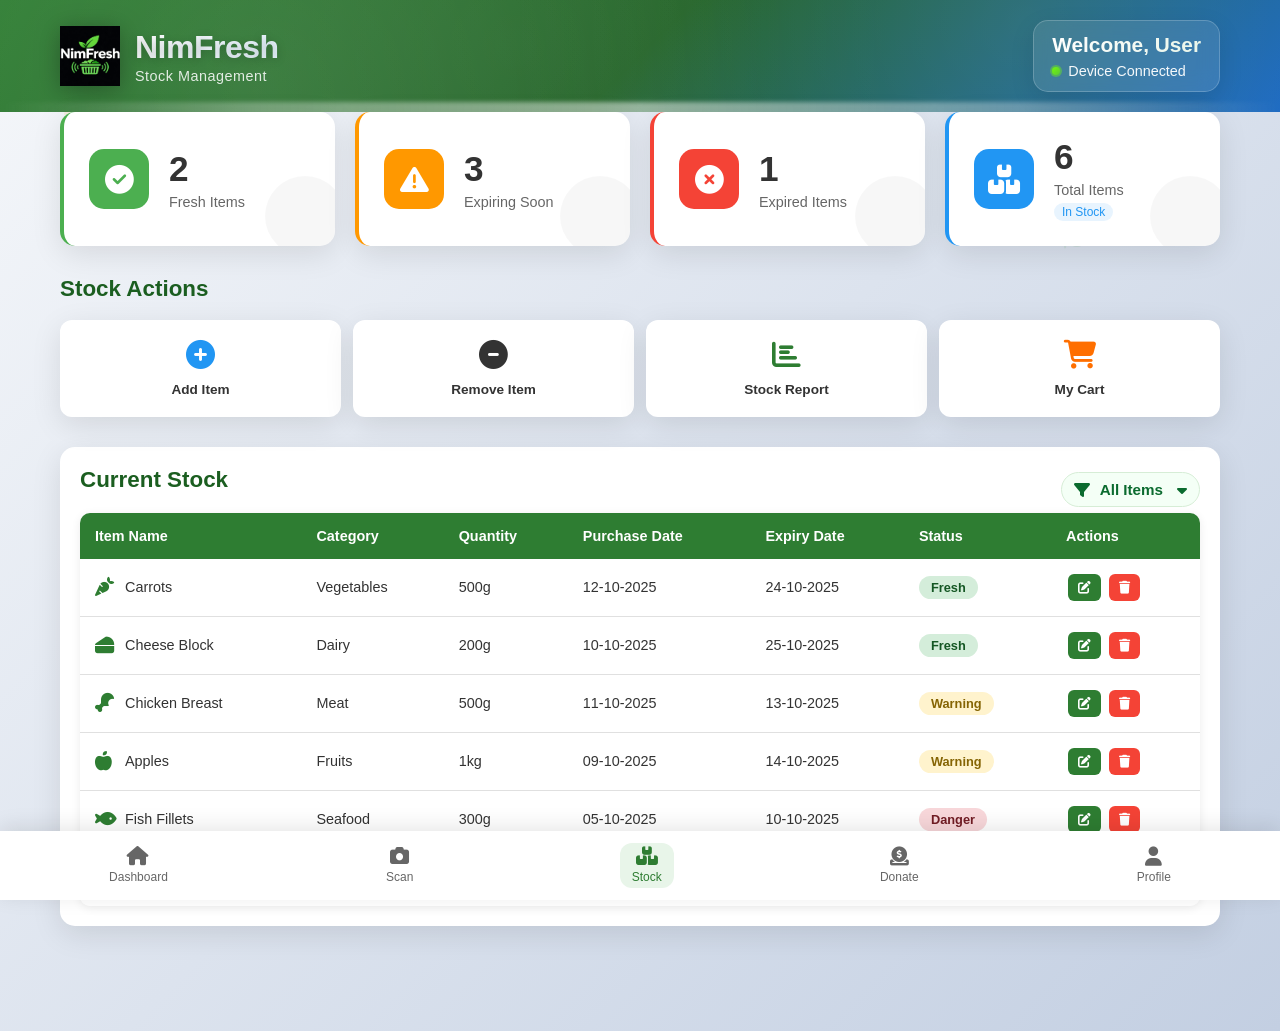
<file: stock.html>
<!DOCTYPE html>
<html lang="en">

<head>
    <meta charset="UTF-8">
    <meta name="viewport" content="width=device-width, initial-scale=1.0">
    <title>NimFresh - Stock Management</title>
    <link rel="stylesheet" href="dashboard.css">
    <link rel="stylesheet" href="https://cdnjs.cloudflare.com/ajax/libs/font-awesome/6.4.0/css/all.min.css">
    <style>
        /* Section header layout: title left, controls right */
        .section-header { display: flex; align-items: center; gap: 16px; }
        /* Put filter container to the far right */
        .section-header .filter-tabs { margin-left: auto; display:flex; align-items:center; }

        /* On narrow screens stack the title above controls */
        @media (max-width: 600px) {
            .section-header { flex-direction: column; align-items: flex-start; gap: 10px; }
            .section-header .filter-tabs { width: 100%; margin-left: 0; }
            .filter-dropdown { width: 100%; }
            .filter-toggle { width: 100%; justify-content: space-between; }
        }

        /* Filter control responsive behavior (hidden native select for small screens if used) */
        .filter-select { display: none; padding: 8px 10px; border-radius: 8px; border: 1px solid #e0e0e0; background: white; }

        /* Dropdown filter styles - pill button on right */
        .filter-dropdown { position: relative; display: inline-block; }
        .filter-toggle { background: #f4fff6; border: 1px solid #d6edd6; padding: 8px 12px; border-radius: 22px; display: inline-flex; align-items: center; gap:10px; cursor: pointer; font-weight:700; color:#114b22 }
        .filter-toggle i { color: #0b6b2f; font-size:1rem }
        .filter-toggle .filter-toggle-label { font-size:0.95rem; color:#0b6b2f }
        .filter-toggle .toggle-caret { color:#0b6b2f; margin-left:4px }
        .filter-menu { position: absolute; top: calc(100% + 8px); right: 0; left: auto; background: white; border: 1px solid #e6e6e6; border-radius: 10px; box-shadow: 0 14px 40px rgba(0,0,0,0.10); padding: 8px; display: flex; flex-direction: column; gap:6px; min-width: 220px; z-index: 1000; }
        .filter-menu[aria-hidden="true"] { display: none; }
        .filter-option { background: transparent; border: none; text-align: left; padding: 10px 12px; border-radius: 8px; cursor: pointer; font-weight:600; display:flex; align-items:center; justify-content:space-between; }
        .filter-option:hover { background: #f6fbf6; }
        .filter-option.active { background: #e9f6ea; color: #155724; }
        .filter-option.active::after { content: '✓'; color: #2e7d32; font-weight:800; }

        @media (max-width: 700px) {
            .filter-select { display: inline-block; }
        }
    </style>
</head>

<body>
    <!-- Floating Food Background Elements -->
    <div class="floating-food carrot"><i class="fas fa-carrot"></i></div>
    <div class="floating-food apple"><i class="fas fa-apple-alt"></i></div>
    <div class="floating-food cheese"><i class="fas fa-cheese"></i></div>
    <div class="floating-food fish"><i class="fas fa-fish"></i></div>
    <div class="floating-food bread"><i class="fas fa-bread-slice"></i></div>
    <div class="floating-food leaf"><i class="fas fa-leaf"></i></div>
    <div class="floating-food egg"><i class="fas fa-egg"></i></div>
    <div class="floating-food milk"><i class="fas fa-wine-bottle"></i></div>

    <!-- Header -->
    <header class="dashboard-header">
        <div class="header-content">
            <div class="logo-section">
                <img src="Logo.png" alt="NimFresh Logo" class="logo">
                <div class="logo-text">
                    <h1>NimFresh</h1>
                    <p>Stock Management</p>
                </div>
            </div>
            <div class="user-welcome">
                <span class="welcome-text" id="welcome-text">Welcome, User</span>
                <div class="status-indicator">
                    <div class="status-dot connected"></div>
                    <span>Device Connected</span>
                </div>
            </div>
        </div>
    </header>

    <!-- Main Content -->
    <main class="dashboard-main">
        <!-- Stock Overview -->
        <section class="stats-section">
            <div class="stat-card fresh">
                <div class="stat-icon">
                    <i class="fas fa-check-circle"></i>
                </div>
                <div class="stat-info">
                    <h3 id="fresh-count">8</h3>
                    <p>Fresh Items</p>
                </div>
                <div class="stat-wave"></div>
            </div>
            <div class="stat-card warning">
                <div class="stat-icon">
                    <i class="fas fa-exclamation-triangle"></i>
                </div>
                <div class="stat-info">
                    <h3 id="warning-count">3</h3>
                    <p>Expiring Soon</p>
                </div>
                <div class="stat-wave"></div>
            </div>
            <div class="stat-card danger">
                <div class="stat-icon">
                    <i class="fas fa-times-circle"></i>
                </div>
                <div class="stat-info">
                    <h3 id="danger-count">1</h3>
                    <p>Expired Items</p>
                </div>
                <div class="stat-wave"></div>
            </div>
            <div class="stat-card sensor">
                <div class="stat-icon">
                    <i class="fas fa-boxes"></i>
                </div>
                <div class="stat-info">
                    <h3>12</h3>
                    <p>Total Items</p>
                    <div class="sensor-status-small">In Stock</div>
                </div>
                <div class="stat-wave"></div>
            </div>
        </section>

        <!-- Quick Actions -->
        <section class="quick-actions">
            <h2>Stock Actions</h2>
            <div class="action-grid">
                <a href="scan.html" class="action-card scan" id="addItemBtn">
                    <i class="fas fa-plus-circle"></i>
                    <span>Add Item</span>
                </a>
                <a href="#" class="action-card upload" id="remove-item-btn">
                    <i class="fas fa-minus-circle"></i>
                    <span>Remove Item</span>
                </a>
                <a href="#" class="action-card profile" id="stock-report-btn">
                    <i class="fas fa-chart-bar"></i>
                    <span>Stock Report</span>
                </a>
                <a href="#" class="action-card cart" id="my-cart-btn">
                    <i class="fas fa-shopping-cart"></i>
                    <span>My Cart</span>
                </a>
            </div>
        </section>

        <!-- Stock Items Table -->
        <section class="food-section">
            <div class="section-header">
                <h2>Current Stock</h2>
                <div class="filter-tabs">
                    <!-- New compact dropdown-style filter: click to open options -->
                    <div class="filter-dropdown">
                        <button id="filterToggle" class="filter-toggle" aria-haspopup="true" aria-expanded="false">
                            <i class="fas fa-filter"></i>
                            <span class="filter-toggle-label">All Items</span>
                            <i class="fas fa-caret-down toggle-caret"></i>
                        </button>
                        <div id="filterMenu" class="filter-menu" role="menu" aria-hidden="true">
                            <button class="filter-option" data-filter="all" role="menuitem">All Items</button>
                            <button class="filter-option" data-filter="fresh" role="menuitem">Fresh</button>
                            <button class="filter-option" data-filter="warning" role="menuitem">Expiring Soon</button>
                            <button class="filter-option" data-filter="danger" role="menuitem">Expired</button>
                            <button class="filter-option" data-filter="low" role="menuitem">Surplus</button>
                        </div>
                    </div>

                    <!-- Desktop buttons removed — using dropdown menu for filtering -->
                </div>
            </div>

            <div class="stock-table-container">
                <table class="stock-table">
                    <thead>
                        <tr>
                            <th>Item Name</th>
                            <th>Category</th>
                            <th>Quantity</th>
                            <th>Purchase Date</th>
                            <th>Expiry Date</th>
                            <th>Status</th>
                            <th>Actions</th>
                        </tr>
                    </thead>
                    <tbody id="stock-table-body">
                        <tr class="stock-item fresh">
                            <td>
                                <div class="item-with-icon">
                                    <i class="fas fa-carrot"></i>
                                    <span>Carrots</span>
                                </div>
                            </td>
                            <td>Vegetables</td>
                            <td>500g</td>
                            <td>12-10-2025</td>
                            <td>24-10-2025</td>
                            <td><span class="status-badge fresh">Fresh</span></td>
                            <td>
                                <button class="action-btn edit-btn"><i class="fas fa-edit"></i></button>
                                <button class="action-btn delete-btn"><i class="fas fa-trash"></i></button>
                            </td>
                        </tr>
                        <tr class="stock-item warning">
                            <td>
                                <div class="item-with-icon">
                                    <i class="fas fa-apple-alt"></i>
                                    <span>Apples</span>
                                </div>
                            </td>
                            <td>Fruits</td>
                            <td>1kg</td>
                            <td>09-10-2025</td>
                            <td>14-10-2025</td>
                            <td><span class="status-badge warning">Expiring Soon</span></td>
                            <td>
                                <button class="action-btn edit-btn"><i class="fas fa-edit"></i></button>
                                <button class="action-btn delete-btn"><i class="fas fa-trash"></i></button>
                            </td>
                        </tr>
                        <tr class="stock-item danger">
                            <td>
                                <div class="item-with-icon">
                                    <i class="fas fa-fish"></i>
                                    <span>Fish Fillets</span>
                                </div>
                            </td>
                            <td>Seafood</td>
                            <td>300g</td>
                            <td>05-10-2025</td>
                            <td>10-10-2025</td>
                            <td><span class="status-badge danger">Expired</span></td>
                            <td>
                                <button class="action-btn edit-btn"><i class="fas fa-edit"></i></button>
                                <button class="action-btn delete-btn"><i class="fas fa-trash"></i></button>
                            </td>
                        </tr>
                        <tr class="stock-item fresh">
                            <td>
                                <div class="item-with-icon">
                                    <i class="fas fa-cheese"></i>
                                    <span>Cheese Block</span>
                                </div>
                            </td>
                            <td>Dairy</td>
                            <td>200g</td>
                            <td>10-10-2025</td>
                            <td>25-10-2025</td>
                            <td><span class="status-badge fresh">Fresh</span></td>
                            <td>
                                <button class="action-btn edit-btn"><i class="fas fa-edit"></i></button>
                                <button class="action-btn delete-btn"><i class="fas fa-trash"></i></button>
                            </td>
                        </tr>
                        <tr class="stock-item low">
                            <td>
                                <div class="item-with-icon">
                                    <i class="fas fa-wine-bottle"></i>
                                    <span>Milk</span>
                                </div>
                            </td>
                            <td>Dairy</td>
                            <td>500ml</td>
                            <td>10-10-2025</td>
                            <td>12-10-2025</td>
                            <td><span class="status-badge warning">Low Stock</span></td>
                            <td>
                                <button class="action-btn edit-btn"><i class="fas fa-edit"></i></button>
                                <button class="action-btn delete-btn"><i class="fas fa-trash"></i></button>
                            </td>
                        </tr>
                    </tbody>
                </table>
            </div>
        </section>

        <!-- Modals for Quick Actions -->
        <div id="removeItemModal" class="modal" aria-hidden="true">
            <div class="modal-card">
                <div style="display:flex;align-items:center;justify-content:space-between;gap:12px">
                    <div>
                        <h3 style="margin:0">Remove Items</h3>
                        <div style="color:#666;font-size:0.9rem;margin-top:6px">Select items to remove from inventory</div>
                    </div>
                    <div style="text-align:right">
                        <div style="font-size:0.9rem;color:#444">Selected: <span id="removeSelectedCount">0</span></div>
                        <div style="margin-top:8px">
                            <label style="font-size:0.9rem;color:#444"><input type="checkbox" id="removeSelectAll"> Select all</label>
                        </div>
                    </div>
                </div>

                <div style="margin-top:12px;display:flex;gap:8px;align-items:center">
                    <input id="removeSearch" placeholder="Search items to remove..." style="flex:1;padding:8px;border-radius:8px;border:1px solid #ddd">
                </div>

                <div id="removeItemList" style="max-height:320px;overflow:auto;margin-top:12px;padding-right:6px"></div>

                <div style="margin-top:12px;text-align:right;display:flex;gap:8px;justify-content:flex-end;align-items:center">
                    <button class="btn btn-secondary" id="removeCancel">Cancel</button>
                    <button class="btn btn-primary" id="removeConfirm" disabled>Remove Selected</button>
                </div>
            </div>
        </div>

        <div id="updateStockModal" class="modal" aria-hidden="true">
            <div class="modal-card">
                <h3>Update Stock</h3>
                <p>Edit an existing item or create a new one.</p>
                <div style="display:flex;gap:8px;margin-top:10px;align-items:center">
                    <select id="updateSelect" style="flex:1;padding:8px;border-radius:8px;border:1px solid #ddd">
                        <option value="__new">+ Add new item</option>
                    </select>
                </div>
                <div style="display:flex;flex-direction:column;gap:8px;margin-top:12px">
                    <input id="updateName" placeholder="Item name" style="padding:8px;border-radius:8px;border:1px solid #ddd">
                    <input id="updateCategory" placeholder="Category" style="padding:8px;border-radius:8px;border:1px solid #ddd">
                    <input id="updateQuantity" placeholder="Quantity (e.g., 1kg)" style="padding:8px;border-radius:8px;border:1px solid #ddd">
                    <input id="updatePurchase" type="date" placeholder="Purchase date" style="padding:8px;border-radius:8px;border:1px solid #ddd">
                    <input id="updateExpiry" type="date" placeholder="Expiry date" style="padding:8px;border-radius:8px;border:1px solid #ddd">
                </div>
                <div style="margin-top:12px;text-align:right">
                    <button class="btn btn-secondary" id="updateCancel">Cancel</button>
                    <button class="btn btn-primary" id="updateSave">Save</button>
                </div>
            </div>
        </div>

        <div id="reportModal" class="modal" aria-hidden="true">
            <div class="modal-card">
                <h3>Stock Report</h3>
                <p>Summary of current inventory and export option.</p>
                <div id="reportContent" style="margin-top:12px"></div>
                <div style="margin-top:12px;text-align:right">
                    <button class="btn btn-secondary" id="reportClose">Close</button>
                    <button class="btn btn-primary" id="reportDownload">Download CSV</button>
                </div>
            </div>
        </div>

        <div id="cartModal" class="modal" aria-hidden="true">
            <div class="modal-card" style="max-width: 700px;">
                <div style="display:flex;align-items:center;justify-content:space-between;gap:12px;margin-bottom:12px">
                    <div>
                        <h3 style="margin:0">My Cart</h3>
                        <div style="color:#666;font-size:0.9rem;margin-top:6px">Items that need to be purchased</div>
                    </div>
                    <div style="text-align:right">
                        <div style="font-size:0.9rem;color:#444">Items: <span id="cartItemCount">0</span></div>
                    </div>
                </div>

                <div style="margin-top:12px;display:flex;gap:8px;align-items:center">
                    <input id="cartSearch" placeholder="Search or add item to cart..." style="flex:1;padding:8px;border-radius:8px;border:1px solid #ddd">
                    <button class="btn btn-primary" id="cartAddItem" style="white-space:nowrap">Add Item</button>
                </div>

                <div id="cartSuggestions" style="margin-top:12px;padding:12px;background:#f6fff6;border-radius:8px;border:1px solid #e0e0e0;display:none">
                    <div style="font-weight:600;margin-bottom:8px;color:#2e7d32">
                        <i class="fas fa-lightbulb"></i> Suggested Items (Running Low):
                    </div>
                    <div id="cartSuggestedItems" style="display:flex;flex-wrap:wrap;gap:8px"></div>
                </div>

                <div id="cartItemList" style="max-height:400px;overflow-y:auto;margin-top:12px;padding-right:6px"></div>

                <div style="margin-top:12px;text-align:right;display:flex;gap:8px;justify-content:flex-end;align-items:center;border-top:1px solid #e0e0e0;padding-top:12px">
                    <button class="btn btn-secondary" id="cartClear">Clear Cart</button>
                    <button class="btn btn-secondary" id="cartClose">Close</button>
                </div>
            </div>
        </div>

        <style>
            /* Modal basics used by quick actions */
            .modal { display:none; position:fixed; inset:0; background:rgba(0,0,0,0.45); z-index:2500; align-items:center; justify-content:center; padding:16px; }
            .modal[aria-hidden="false"] { display:flex; }
            .modal-card { background:white; width:100%; max-width:720px; border-radius:12px; padding:18px; box-shadow:0 18px 60px rgba(0,0,0,0.18); }
            .modal-card h3 { margin:0 0 6px 0; }
            .btn { padding:8px 12px; border-radius:8px; border:0; cursor:pointer; font-weight:700; }
            .btn-primary { background:#2e7d32; color:white; }
            .btn-secondary { background:#efefef; color:#333; }
            .remove-item-row { display:flex; align-items:center; gap:12px; padding:8px; border-radius:8px; border:1px solid #f1f1f1; margin-bottom:8px; }
            .remove-item-row { display:flex; align-items:center; gap:12px; padding:8px; border-radius:8px; border:1px solid #f1f1f1; margin-bottom:8px; }
            .remove-item-row .ri-checkbox { width:40px; display:flex; align-items:center; justify-content:center; }
            .remove-item-row .ri-checkbox input { width:18px; height:18px; }
            .remove-item-row .ri-icon { width:44px; height:44px; border-radius:8px; background:#f6fff6; display:flex; align-items:center; justify-content:center; color:#2e7d32; }
            .remove-item-row .ri-icon i { font-size:18px; }
            .remove-item-row .ri-details { flex:1; display:flex; flex-direction:column; }
            .remove-item-row .ri-name { font-weight:700; color:#155724 }
            .remove-item-row .ri-meta { font-size:0.9rem; color:#666; margin-top:4px }
        </style>
    </main>

<!-- Bottom Navigation -->
<nav class="bottom-nav">
    <a href="dashboard.html" class="nav-item">
        <i class="fas fa-home"></i>
        <span>Dashboard</span>
    </a>
    <a href="scan.html" class="nav-item">
        <i class="fas fa-camera"></i>
        <span>Scan</span>
    </a>
    <a href="stock.html" class="nav-item active">
        <i class="fas fa-boxes"></i>
        <span>Stock</span>
    </a>
    <a href="donate.html" class="nav-item">
        <i class="fas fa-donate"></i>
        <span>Donate</span>
    </a>
    <a href="profile.html" class="nav-item">
        <i class="fas fa-user"></i>
        <span>Profile</span>
    </a>
</nav>

    <script src="stock.js"></script>
        <!-- Add Item Modal -->
    <div class="modal-overlay" id="addItemModal">
        <div class="modal-content">
            <div class="modal-header">
                <h3>Add New Item to Stock</h3>
                <button class="close-btn" id="closeModal">&times;</button>
            </div>
            <div class="modal-body">
                <form id="addItemForm">
                    <div class="form-group">
                        <label for="itemName">Item Name</label>
                        <input type="text" id="itemName" placeholder="Enter item name" required>
                    </div>
                    
                    <div class="form-group">
                        <label for="itemCategory">Category</label>
                        <select id="itemCategory" required>
                            <option value="">Select Category</option>
                            <option value="Vegetables">Vegetables</option>
                            <option value="Fruits">Fruits</option>
                            <option value="Dairy">Dairy</option>
                            <option value="Meat">Meat</option>
                            <option value="Seafood">Seafood</option>
                            <option value="Grains">Grains</option>
                            <option value="Beverages">Beverages</option>
                            <option value="Other">Other</option>
                        </select>
                    </div>
                    
                    <div class="form-row">
                        <div class="form-group">
                            <label for="itemQuantity">Quantity</label>
                            <input type="text" id="itemQuantity" placeholder="e.g., 500g, 1kg" required>
                        </div>
                        
                        <div class="form-group">
                            <label for="itemIcon">Item Icon</label>
                            <select id="itemIcon" required>
                                <option value="fas fa-carrot">Carrot</option>
                                <option value="fas fa-apple-alt">Apple</option>
                                <option value="fas fa-cheese">Cheese</option>
                                <option value="fas fa-fish">Fish</option>
                                <option value="fas fa-bread-slice">Bread</option>
                                <option value="fas fa-egg">Egg</option>
                                <option value="fas fa-wine-bottle">Milk/Bottle</option>
                                <option value="fas fa-drumstick-bite">Chicken</option>
                                <option value="fas fa-leaf">Leafy Greens</option>
                                <option value="fas fa-weight">Weight</option>
                                <option value="fas fa-cube">Package</option>
                            </select>
                        </div>
                    </div>
                    
                    <div class="form-row">
                        <div class="form-group">
                            <label for="purchaseDate">Purchase Date</label>
                            <input type="date" id="purchaseDate" required>
                        </div>
                        
                        <div class="form-group">
                            <label for="expiryDate">Expiry Date</label>
                            <input type="date" id="expiryDate" required>
                        </div>
                    </div>
                    
                    <div class="form-group">
                        <label for="itemNotes">Notes (Optional)</label>
                        <textarea id="itemNotes" placeholder="Any additional notes about the item" rows="3"></textarea>
                    </div>
                </form>
            </div>
            <div class="modal-footer">
                <button type="button" class="btn-secondary" id="cancelBtn">Cancel</button>
                <button type="button" class="btn-primary" id="saveItemBtn">Add to Stock</button>
            </div>
        </div>
    </div>

    <script>
        // Add Item Modal Functionality
        document.addEventListener('DOMContentLoaded', function() {
            const addItemBtn = document.querySelector('.action-card.scan');
            const modal = document.getElementById('addItemModal');
            const closeBtn = document.getElementById('closeModal');
            const cancelBtn = document.getElementById('cancelBtn');
            const saveBtn = document.getElementById('saveItemBtn');
            const form = document.getElementById('addItemForm');

            // Set today's date as default for purchase date
            const today = new Date().toISOString().split('T')[0];
            document.getElementById('purchaseDate').value = today;

            // Set default expiry date (7 days from today)
            const nextWeek = new Date();
            nextWeek.setDate(nextWeek.getDate() + 7);
            document.getElementById('expiryDate').value = nextWeek.toISOString().split('T')[0];

            // Open modal when Add Item is clicked
            addItemBtn.addEventListener('click', function(e) {
                e.preventDefault();
                modal.style.display = 'flex';
            });

            // Close modal functions
            function closeModal() {
                modal.style.display = 'none';
                form.reset();
                // Reset dates to defaults
                document.getElementById('purchaseDate').value = today;
                document.getElementById('expiryDate').value = nextWeek.toISOString().split('T')[0];
            }

            closeBtn.addEventListener('click', closeModal);
            cancelBtn.addEventListener('click', closeModal);

            // Close modal when clicking outside
            modal.addEventListener('click', function(e) {
                if (e.target === modal) {
                    closeModal();
                }
            });

            // Helper function to convert YYYY-MM-DD to DD-MM-YYYY
            function formatDateToDDMMYYYY(dateString) {
                if (!dateString) return '';
                if (typeof dateString === 'string' && dateString.includes('-')) {
                    const parts = dateString.split('-');
                    if (parts.length === 3 && parts[0].length === 4) {
                        // YYYY-MM-DD format - convert to DD-MM-YYYY
                        return `${parts[2]}-${parts[1]}-${parts[0]}`;
                    }
                }
                return dateString;
            }

            // Save item functionality (persist to localStorage and re-render table)
            saveBtn.addEventListener('click', function() {
                if (form.checkValidity()) {
                    // Convert YYYY-MM-DD (from HTML date input) to DD-MM-YYYY for storage
                    const purchaseDateInput = document.getElementById('purchaseDate').value;
                    const expiryDateInput = document.getElementById('expiryDate').value;
                    
                    const itemData = {
                        id: Date.now(),
                        name: document.getElementById('itemName').value,
                        category: document.getElementById('itemCategory').value,
                        quantity: document.getElementById('itemQuantity').value,
                        icon: document.getElementById('itemIcon').value,
                        purchaseDate: formatDateToDDMMYYYY(purchaseDateInput),
                        expiryDate: formatDateToDDMMYYYY(expiryDateInput),
                        notes: document.getElementById('itemNotes').value
                    };

                    // Derive a simple status based on expiry date (parse DD-MM-YYYY for calculation)
                    try {
                        const now = new Date();
                        // Convert DD-MM-YYYY to Date object for calculation
                        const expParts = itemData.expiryDate.split('-');
                        const exp = new Date(`${expParts[2]}-${expParts[1]}-${expParts[0]}`);
                        const diffDays = Math.ceil((exp - now) / (1000 * 60 * 60 * 24));
                        if (isNaN(diffDays)) {
                            itemData.status = 'fresh';
                        } else if (diffDays < 0) {
                            itemData.status = 'danger';
                        } else if (diffDays <= 3) {
                            itemData.status = 'warning';
                        } else {
                            itemData.status = 'fresh';
                        }
                    } catch (e) {
                        itemData.status = 'fresh';
                    }

                    // Persist using stock.js helpers
                    const existing = (typeof loadStock === 'function') ? loadStock() : [];
                    existing.push(itemData);
                    if (typeof saveStock === 'function') saveStock(existing);
                    if (typeof renderStockTable === 'function') renderStockTable(existing);

                    // Provide feedback and close modal
                    alert(`"${itemData.name}" has been added to your stock successfully!`);
                    closeModal();
                } else {
                    alert('Please fill in all required fields.');
                }
            });

            // If storage changes in another tab (e.g., after scanning), refresh the table
            window.addEventListener('storage', function(e) {
                if (e.key === 'nimfresh-stock') {
                    const items = (typeof loadStock === 'function') ? loadStock() : [];
                    if (typeof renderStockTable === 'function') renderStockTable(items);
                }
            });
        });
    </script>
    
    <!-- Recent Scans & Bill Details script -->
    <script>
        // Render recent scanned bills on the landing page
        (function() {
            // Create Recent Scans container and insert into DOM under the main content wrapper
            const wrapper = document.querySelector('.content-wrapper');
            if (!wrapper) return;

            const recentSection = document.createElement('section');
            recentSection.className = 'recent-scans-landing';
            recentSection.innerHTML = `
                <h3>Recent Scans</h3>
                <div class="recent-scans-list" id="recentScansList">
                    <p class="empty-note">No recent scans yet. Use Scan to upload a bill.</p>
                </div>
            `;

            // Insert before the security note for visibility
            const securityNote = document.querySelector('.security-note');
            if (securityNote && securityNote.parentNode) {
                securityNote.parentNode.insertBefore(recentSection, securityNote);
            } else {
                wrapper.appendChild(recentSection);
            }

            // Add minimal styles for the section
            const style = document.createElement('style');
            style.textContent = `
                .recent-scans-landing { background: #fff; padding: 18px; border-radius: 12px; margin: 18px 0; box-shadow: 0 10px 30px rgba(0,0,0,0.06); }
                .recent-scans-landing h3 { margin: 0 0 12px 0; color: #1b5e20; }
                .recent-scans-item { display:flex; align-items:center; gap:12px; padding:12px; border-radius:10px; background:#f1faf1; margin-bottom:10px; cursor:pointer; }
                .recent-scans-item:hover { background:#e6f6e6; transform:translateX(4px); }
                .recent-scan-icon { width:44px; height:44px; background:#2e7d32; color:white; display:flex; align-items:center; justify-content:center; border-radius:8px; }
                .recent-scan-meta h4 { margin:0; font-size:1rem; color:#155724; }
                .recent-scan-meta p { margin:4px 0 0 0; color:#4b4b4b; font-size:0.9rem; }
                .empty-note { color:#777; padding:10px 0; }
                /* Bill details modal */
                .landing-bill-modal { display:none; position:fixed; inset:0; background:rgba(0,0,0,0.5); z-index:2200; justify-content:center; align-items:center; padding:20px; }
                .landing-bill-modal.active { display:flex; }
                .landing-bill-card { background:white; width:100%; max-width:720px; border-radius:12px; overflow:auto; max-height:85vh; }
                .landing-bill-header { padding:18px; background:linear-gradient(135deg,#2e7d32,#155724); color:white; display:flex; gap:12px; align-items:center; }
                .landing-bill-body { padding:16px; }
                .landing-bill-items { display:flex; flex-direction:column; gap:10px; margin-top:12px; }
                .landing-item-row { display:flex; gap:12px; align-items:center; padding:10px; background:#f7fff7; border-radius:8px; }
                .landing-item-icon { width:42px; height:42px; display:flex; align-items:center; justify-content:center; background:white; border-radius:8px; color:#2e7d32; }
                .landing-bill-footer { padding:12px; display:flex; gap:8px; justify-content:flex-end; border-top:1px solid #eee; }
                .btn { padding:10px 14px; border-radius:8px; border:none; cursor:pointer; font-weight:600; }
                .btn-primary { background:#2e7d32; color:white; }
                .btn-secondary { background:#efefef; color:#333; }
            `;
            document.head.appendChild(style);

            // Create modal element
            const modal = document.createElement('div');
            modal.className = 'landing-bill-modal';
            modal.id = 'landingBillModal';
            modal.innerHTML = `
                <div class="landing-bill-card">
                    <div class="landing-bill-header">
                        <div style="width:56px;height:56px;background:rgba(255,255,255,0.15);border-radius:10px;display:flex;align-items:center;justify-content:center;font-size:1.4rem;">📄</div>
                        <div>
                            <div id="landingBillName" style="font-size:1.2rem;font-weight:800"></div>
                            <div id="landingBillDate" style="opacity:0.95;font-size:0.9rem;margin-top:6px"></div>
                        </div>
                    </div>
                    <div class="landing-bill-body">
                        <div class="info-cards" style="display:flex;gap:12px;margin-bottom:18px;flex-wrap:wrap">
                            <div style="flex:1;min-width:140px;background:#f1faf1;padding:14px;border-radius:12px;border-left:6px solid #2e7d32">
                                <div style="font-size:0.75rem;color:#666;font-weight:700">FILE SIZE</div>
                                <div id="landingBillSize" style="font-size:1.3rem;font-weight:800;color:#155724;margin-top:6px">-</div>
                            </div>
                            <div style="flex:1;min-width:140px;background:#f1faf1;padding:14px;border-radius:12px;border-left:6px solid #2e7d32">
                                <div style="font-size:0.75rem;color:#666;font-weight:700">ITEMS DETECTED</div>
                                <div id="landingBillCount" style="font-size:1.3rem;font-weight:800;color:#155724;margin-top:6px">0</div>
                            </div>
                            <div style="flex:1;min-width:140px;background:#f1faf1;padding:14px;border-radius:12px;border-left:6px solid #2e7d32">
                                <div style="font-size:0.75rem;color:#666;font-weight:700">STATUS</div>
                                <div id="landingBillStatus" style="display:inline-block;background:#e8f5ea;color:#155724;padding:6px 12px;border-radius:20px;margin-top:6px;font-weight:700">Processed</div>
                            </div>
                        </div>
                        <h4 style="margin:6px 0 12px 0;color:#155724">Detected Items</h4>
                        <div class="landing-bill-items" id="landingBillItems"></div>
                    </div>
                    <div class="landing-bill-footer">
                        <button class="btn btn-secondary" id="landingBillClose">Close</button>
                        <button class="btn btn-primary" id="landingBillAddAll">Add All to Stock</button>
                    </div>
                </div>
            `;
            document.body.appendChild(modal);

            // Helper: show notification
            function showNotification(msg, type='info'){
                const n = document.createElement('div');
                n.textContent = msg;
                n.style.cssText = 'position:fixed;top:18px;right:18px;padding:12px 16px;border-radius:10px;color:white;z-index:2300;box-shadow:0 6px 20px rgba(0,0,0,0.12);';
                n.style.background = type==='success'? '#4caf50' : type==='error'? '#f44336' : '#2196f3';
                document.body.appendChild(n);
                setTimeout(()=> n.remove(), 3000);
            }

            // Ensure a sample bill is present (for demo) — only add if none exists
            function ensureSampleBill() {
                try {
                    const bills = JSON.parse(localStorage.getItem('nimfresh-bills')) || [];
                    if (bills.length) return;

                    const sample = {
                        id: Date.now(),
                        fileName: 'download.png',
                        uploadDate: '11/13/2025, 12:54:57 AM',
                        fileSize: '5.22',
                        itemsDetected: 3,
                        status: 'Processed',
                        items: [
                            { id: Date.now() + 1, name: 'Fresh Apples', icon: 'fas fa-apple-alt', category: 'Fruits', quantity: '1kg', status: 'fresh' },
                            { id: Date.now() + 2, name: 'Organic Carrots', icon: 'fas fa-carrot', category: 'Vegetables', quantity: '500g', status: 'fresh' },
                            { id: Date.now() + 3, name: 'Whole Milk', icon: 'fas fa-wine-bottle', category: 'Dairy', quantity: '1L', status: 'warning' }
                        ]
                    };

                    bills.unshift(sample);
                    localStorage.setItem('nimfresh-bills', JSON.stringify(bills));
                } catch (e) {
                    console.error('Failed to create sample bill', e);
                }
            }

            // Render bills
            function renderRecentBills(){
                const list = document.getElementById('recentScansList');
                if (!list) return;
                let bills = [];
                try{ bills = JSON.parse(localStorage.getItem('nimfresh-bills')) || []; }catch(e){ bills = []; }

                if (!bills.length){ list.innerHTML = '<p class="empty-note">No recent scans yet. Use Scan to upload a bill.</p>'; return; }

                list.innerHTML = '';
                bills.slice(0,5).forEach(bill => {
                    const item = document.createElement('div');
                    item.className = 'recent-scans-item';
                    item.innerHTML = `
                        <div class="recent-scan-icon"><i class="fas fa-receipt"></i></div>
                        <div class="recent-scan-meta">
                            <h4>${bill.fileName}</h4>
                            <p>${bill.uploadDate} • ${bill.itemsDetected} items detected</p>
                        </div>
                    `;
                    item.addEventListener('click', () => showLandingBill(bill));
                    list.appendChild(item);
                });
            }

            // Show bill in modal
            function showLandingBill(bill){
                document.getElementById('landingBillName').textContent = bill.fileName;
                document.getElementById('landingBillDate').textContent = bill.uploadDate;
                document.getElementById('landingBillSize').textContent = bill.fileSize || '-';
                document.getElementById('landingBillCount').textContent = bill.itemsDetected || 0;
                document.getElementById('landingBillStatus').textContent = bill.status || 'Processed';

                const itemsWrap = document.getElementById('landingBillItems');
                itemsWrap.innerHTML = '';
                if (bill.items && bill.items.length){
                    bill.items.forEach(it => {
                        const row = document.createElement('div');
                        row.className = 'landing-item-row';
                        row.innerHTML = `
                            <div class="landing-item-icon"><i class="${it.icon || 'fas fa-cube'}"></i></div>
                            <div style="flex:1">
                                <div style="font-weight:700">${it.name}</div>
                                <div style="color:#666;font-size:0.9rem">${it.category} • ${it.quantity}</div>
                            </div>
                            <div style="font-weight:700;color:${it.status==='danger'?'#c62828':it.status==='warning'?'#ff9800':'#2e7d32'}">${(it.status||'fresh').charAt(0).toUpperCase()+(it.status||'fresh').slice(1)}</div>
                        `;
                        itemsWrap.appendChild(row);
                    });
                } else {
                    itemsWrap.innerHTML = '<div style="color:#777;padding:10px">No items detected in this bill.</div>';
                }

                // store current bill id on modal
                modal.dataset.currentBillId = bill.id;
                modal.classList.add('active');
            }

            // Close / Add All actions
            document.getElementById('landingBillClose').addEventListener('click', ()=> modal.classList.remove('active'));
            document.getElementById('landingBillAddAll').addEventListener('click', ()=>{
                try{
                    const id = modal.dataset.currentBillId;
                    let bills = JSON.parse(localStorage.getItem('nimfresh-bills')) || [];
                    const bill = bills.find(b=>String(b.id)===String(id));
                    if (!bill || !bill.items || !bill.items.length){ showNotification('No items to add','info'); return; }
                    let stock = JSON.parse(localStorage.getItem('nimfresh-stock')) || [];
                    stock = stock.concat(bill.items);
                    localStorage.setItem('nimfresh-stock', JSON.stringify(stock));
                    showNotification(`Added ${bill.items.length} items to inventory`, 'success');
                    modal.classList.remove('active');
                }catch(e){ console.error(e); showNotification('Failed to add items', 'error'); }
            });

            // Close modal when clicking background
            modal.addEventListener('click', (e)=>{ if (e.target===modal) modal.classList.remove('active'); });

            // Ensure demo data and initial render
            ensureSampleBill();
            renderRecentBills();

            // Re-render when bills change (storage event)
            window.addEventListener('storage', (e)=>{ if (e.key==='nimfresh-bills'){ renderRecentBills(); } });
        })();
    </script>

    <style>
        /* Modal Styles */
        .modal-overlay {
            display: none;
            position: fixed;
            top: 0;
            left: 0;
            width: 100%;
            height: 100%;
            background: rgba(0, 0, 0, 0.5);
            backdrop-filter: blur(5px);
            z-index: 1000;
            justify-content: center;
            align-items: center;
            animation: fadeIn 0.3s ease;
        }

        .modal-content {
            background: white;
            border-radius: 15px;
            width: 90%;
            max-width: 500px;
            max-height: 90vh;
            overflow-y: auto;
            box-shadow: 0 20px 60px rgba(0, 0, 0, 0.3);
            animation: slideUp 0.3s ease;
        }

        .modal-header {
            background: linear-gradient(135deg, var(--primary) 0%, var(--dark) 100%);
            color: white;
            padding: 20px 25px;
            border-radius: 15px 15px 0 0;
            display: flex;
            justify-content: space-between;
            align-items: center;
        }

        .modal-header h3 {
            margin: 0;
            font-size: 1.4rem;
        }

        .close-btn {
            background: none;
            border: none;
            color: white;
            font-size: 1.8rem;
            cursor: pointer;
            padding: 0;
            width: 30px;
            height: 30px;
            display: flex;
            align-items: center;
            justify-content: center;
            border-radius: 50%;
            transition: background 0.3s ease;
        }

        .close-btn:hover {
            background: rgba(255, 255, 255, 0.2);
        }

        .modal-body {
            padding: 25px;
        }

        .form-group {
            margin-bottom: 20px;
        }

        .form-row {
            display: grid;
            grid-template-columns: 1fr 1fr;
            gap: 15px;
        }

        label {
            display: block;
            margin-bottom: 8px;
            font-weight: 600;
            color: var(--dark);
            font-size: 0.9rem;
        }

        input, select, textarea {
            width: 100%;
            padding: 12px 15px;
            border: 2px solid #e0e0e0;
            border-radius: 8px;
            font-size: 1rem;
            transition: all 0.3s ease;
            background: white;
        }

        input:focus, select:focus, textarea:focus {
            outline: none;
            border-color: var(--primary);
            box-shadow: 0 0 0 3px rgba(46, 125, 50, 0.1);
        }

        textarea {
            resize: vertical;
            min-height: 80px;
            font-family: inherit;
        }

        .modal-footer {
            padding: 20px 25px;
            border-top: 1px solid #e0e0e0;
            display: flex;
            gap: 15px;
            justify-content: flex-end;
        }

        .btn-primary, .btn-secondary {
            padding: 12px 25px;
            border: none;
            border-radius: 8px;
            font-weight: 600;
            cursor: pointer;
            transition: all 0.3s ease;
            font-size: 0.9rem;
        }

        .btn-primary {
            background: var(--primary);
            color: white;
        }

        .btn-primary:hover {
            background: var(--dark);
            transform: translateY(-2px);
        }

        .btn-secondary {
            background: #f5f5f5;
            color: #666;
        }

        .btn-secondary:hover {
            background: #e0e0e0;
        }

        @keyframes fadeIn {
            from { opacity: 0; }
            to { opacity: 1; }
        }

        @keyframes slideUp {
            from { 
                opacity: 0;
                transform: translateY(30px);
            }
            to { 
                opacity: 1;
                transform: translateY(0);
            }
        }

        /* Responsive Design */
        @media (max-width: 768px) {
            .modal-content {
                width: 95%;
                margin: 20px;
            }
            
            .form-row {
                grid-template-columns: 1fr;
            }
            
            .modal-footer {
                flex-direction: column;
            }
            
            .btn-primary, .btn-secondary {
                width: 100%;
            }
        }

        @media (max-width: 480px) {
            .modal-body {
                padding: 20px;
            }
            
            .modal-header {
                padding: 15px 20px;
            }
        }
    </style>
</body>

</html>
</file>
<file: dashboard.css>
:root {
    --primary: #2e7d32;
    --primary-light: #4caf50;
    --secondary: #ff9800;
    --dark: #1b5e20;
    --light: #e8f5e9;
    --white: #ffffff;
    --text: #333;
    --shadow: 0 8px 30px rgba(0, 0, 0, 0.1);
    --fresh: #4caf50;
    --warning: #ff9800;
    --danger: #f44336;
}

* {
    margin: 0;
    padding: 0;
    box-sizing: border-box;
    font-family: 'Segoe UI', Tahoma, Geneva, Verdana, sans-serif;
}

body {
    background: linear-gradient(135deg, #f5f7fa 0%, #c3cfe2 100%);
    color: var(--text);
    padding-bottom: 80px;
    min-height: 100vh;
    position: relative;
    overflow-x: hidden;
}

/* Floating Food Elements */
.floating-food {
    position: fixed;
    font-size: 1.5rem;
    opacity: 0.1;
    z-index: -1;
    animation: float 15s infinite ease-in-out;
}

.carrot { color: #FF9800; top: 10%; left: 5%; animation-delay: 0s; }
.apple { color: #F44336; top: 15%; right: 10%; animation-delay: 2s; }
.cheese { color: #FFC107; top: 40%; left: 8%; animation-delay: 4s; }
.fish { color: #2196F3; bottom: 20%; right: 5%; animation-delay: 6s; }
.bread { color: #795548; bottom: 15%; left: 12%; animation-delay: 8s; }
.leaf { color: #4CAF50; top: 25%; right: 15%; animation-delay: 10s; }
.egg { color: #FFF; top: 60%; left: 20%; animation-delay: 12s; }
.milk { color: #90CAF9; bottom: 30%; right: 25%; animation-delay: 14s; }

@keyframes float {
    0%, 100% { transform: translateY(0px) rotate(0deg); }
    50% { transform: translateY(-20px) rotate(5deg); }
}

/* Enhanced Header */
.dashboard-header {
    background: linear-gradient(135deg, var(--primary) 0%, var(--dark) 50%, #1565c0 100%);
    color: var(--white);
    padding: 0;
    position: relative;
    overflow: hidden;
}

.dashboard-header::before {
    content: '';
    position: absolute;
    top: 0;
    left: 0;
    right: 0;
    bottom: 0;
    background: 
        radial-gradient(circle at 20% 80%, rgba(255, 255, 255, 0.1) 0%, transparent 50%),
        radial-gradient(circle at 80% 20%, rgba(255, 255, 255, 0.1) 0%, transparent 50%),
        radial-gradient(circle at 40% 40%, rgba(255, 255, 255, 0.05) 0%, transparent 50%);
    animation: pulse 8s ease-in-out infinite;
}

.header-content {
    max-width: 1200px;
    margin: 0 auto;
    padding: 20px 20px;
    display: flex;
    justify-content: space-between;
    align-items: center;
    position: relative;
    z-index: 2;
}

/* Enhanced Logo Section - Reduced gap */
.logo-section {
    display: flex;
    align-items: center;
    gap: 15px;
    position: relative;
}

.logo {
    width: 60px;
    height: 60px;
    filter: 
        drop-shadow(0 4px 12px rgba(0, 0, 0, 0.3))
        brightness(1.1);
    animation: logoFloat 3s ease-in-out infinite;
    transition: all 0.3s ease;
}

.logo:hover {
    transform: scale(1.05) rotate(5deg);
    filter: 
        drop-shadow(0 6px 20px rgba(0, 0, 0, 0.4))
        brightness(1.2);
}

.logo-text h1 {
    font-size: 2rem;
    margin-bottom: 2px;
    font-weight: 800;
    background: linear-gradient(135deg, #ffffff 0%, #e3f2fd 100%);
    -webkit-background-clip: text;
    -webkit-text-fill-color: transparent;
    background-clip: text;
    text-shadow: 0 2px 10px rgba(0, 0, 0, 0.2);
    letter-spacing: -0.5px;
}

.logo-text p {
    font-size: 0.9rem;
    opacity: 0.9;
    font-weight: 500;
    color: rgba(255, 255, 255, 0.95);
    letter-spacing: 0.5px;
}

/* Enhanced User Welcome Section */
.user-welcome {
    text-align: right;
    position: relative;
    padding: 12px 18px;
    background: rgba(255, 255, 255, 0.1);
    backdrop-filter: blur(10px);
    border-radius: 15px;
    border: 1px solid rgba(255, 255, 255, 0.2);
    box-shadow: 0 8px 25px rgba(0, 0, 0, 0.1);
    transition: all 0.3s ease;
}

.user-welcome:hover {
    background: rgba(255, 255, 255, 0.15);
    transform: translateY(-2px);
    box-shadow: 0 12px 35px rgba(0, 0, 0, 0.2);
}

.welcome-text {
    font-size: 1.3rem;
    font-weight: 700;
    display: block;
    margin-bottom: 6px;
    background: linear-gradient(135deg, #fff 0%, #e8f5e9 100%);
    -webkit-background-clip: text;
    -webkit-text-fill-color: transparent;
    background-clip: text;
}

.status-indicator {
    display: flex;
    align-items: center;
    gap: 8px;
    font-size: 0.9rem;
    opacity: 0.95;
    font-weight: 500;
}

.status-dot {
    width: 8px;
    height: 8px;
    border-radius: 50%;
    background: linear-gradient(135deg, #76ff03, #4caf50);
    position: relative;
    animation: statusPulse 2s ease-in-out infinite;
}

.status-dot::before {
    content: '';
    position: absolute;
    top: -2px;
    left: -2px;
    right: -2px;
    bottom: -2px;
    border-radius: 50%;
    background: rgba(118, 255, 3, 0.4);
    animation: statusPulse 2s ease-in-out infinite 0.5s;
}

.status-dot.connected {
    background: linear-gradient(135deg, #76ff03, #4caf50);
}

/* Header Animations */
@keyframes logoFloat {
    0%, 100% { 
        transform: translateY(0px) rotate(0deg); 
    }
    50% { 
        transform: translateY(-5px) rotate(2deg); 
    }
}

@keyframes statusPulse {
    0%, 100% { 
        transform: scale(1);
        opacity: 1;
    }
    50% { 
        transform: scale(1.1);
        opacity: 0.8;
    }
}

@keyframes pulse {
    0%, 100% { 
        opacity: 1;
    }
    50% { 
        opacity: 0.8;
    }
}

/* Header Bottom Wave */
.dashboard-header::after {
    content: '';
    position: absolute;
    bottom: -5px;
    left: 0;
    right: 0;
    height: 15px;
    background: linear-gradient(90deg, 
        transparent 0%, 
        rgba(255, 255, 255, 0.3) 20%, 
        rgba(255, 255, 255, 0.5) 50%, 
        rgba(255, 255, 255, 0.3) 80%, 
        transparent 100%);
    filter: blur(2px);
    animation: wave 3s ease-in-out infinite;
}

@keyframes wave {
    0%, 100% { 
        transform: translateX(0px);
        opacity: 0.7;
    }
    50% { 
        transform: translateX(10px);
        opacity: 1;
    }
}

/* Quote Section */
.quote-section {
    background: linear-gradient(135deg, #667eea 0%, #764ba2 100%);
    color: white;
    padding: 25px 0;
    margin-bottom: 25px;
}

.quote-container {
    max-width: 1200px;
    margin: 0 auto;
    padding: 0 20px;
    text-align: center;
    position: relative;
}

.quote-text {
    font-size: 1.2rem;
    font-style: italic;
    line-height: 1.6;
    margin: 0 40px;
}

.quote-container .fa-quote-left {
    position: absolute;
    left: 20px;
    top: 10px;
    opacity: 0.7;
}

.quote-container .fa-quote-right {
    position: absolute;
    right: 20px;
    bottom: 10px;
    opacity: 0.7;
}

/* Main Dashboard */
.dashboard-main {
    max-width: 1200px;
    margin: 0 auto;
    padding: 0 20px;
}

/* Sensor Section - Smaller boxes in single row */
.sensor-section {
    background: var(--white);
    padding: 20px;
    border-radius: 15px;
    box-shadow: var(--shadow);
    margin-bottom: 25px;
}

.sensor-section h2 {
    color: var(--dark);
    margin-bottom: 20px;
    font-size: 1.4rem;
}

.sensor-grid {
    display: grid;
    grid-template-columns: repeat(4, 1fr);
    gap: 15px;
    align-items: start;
}

.sensor-card {
    background: var(--white);
    padding: 20px;
    border-radius: 12px;
    box-shadow: 0 4px 12px rgba(0, 0, 0, 0.08);
    transition: all 0.3s ease;
    min-height: 200px;
    display: flex;
    flex-direction: column;
    justify-content: flex-start;
    align-self: start;
    position: relative;
}

.sensor-card:hover {
    transform: translateY(-2px);
    box-shadow: 0 6px 20px rgba(0, 0, 0, 0.12);
}

.sensor-header {
    display: flex;
    align-items: center;
    gap: 10px;
    margin-bottom: 15px;
}

.sensor-header i {
    font-size: 1.3rem;
    color: var(--primary);
}

.sensor-header h3 {
    color: var(--dark);
    font-size: 1rem;
    margin: 0;
}

.sensor-value {
    font-size: 1.8rem;
    font-weight: 700;
    color: var(--dark);
    text-align: center;
    margin-bottom: 15px;
}

/* Sensor Range */
.sensor-range {
    margin-bottom: 12px;
}

.range-bar {
    width: 100%;
    height: 6px;
    background: #e0e0e0;
    border-radius: 8px;
    overflow: hidden;
    margin-bottom: 6px;
}

.range-fill {
    height: 100%;
    border-radius: 8px;
    transition: width 0.5s ease;
}

.range-fill.optimal { background: var(--fresh); }

.range-labels {
    display: flex;
    justify-content: space-between;
    font-size: 0.75rem;
    color: #666;
}

/* Sensor Status */
.sensor-status {
    display: flex;
    align-items: center;
    gap: 6px;
    font-size: 0.85rem;
    font-weight: 500;
    width: 100%;
    justify-content: space-between;
}

.sensor-status.optimal {
    color: var(--fresh);
}

.sensor-status.alert {
    color: #e74c3c;
}

.sensor-status > span {
    flex: 1;
}

.view-more-link,
.view-less-link {
    color: #e74c3c;
    text-decoration: underline;
    font-size: 0.8rem;
    font-weight: 500;
    cursor: pointer;
    transition: opacity 0.2s;
    white-space: nowrap;
}

.view-more-link:hover,
.view-less-link:hover {
    opacity: 0.8;
}

/* Suspected Items Section */
.suspected-items {
    position: absolute;
    top: calc(100% + 10px);
    left: 20px;
    right: 20px;
    padding: 12px;
    background: #fff5f5;
    border-left: 3px solid #e74c3c;
    border-radius: 6px;
    box-shadow: 0 4px 12px rgba(0, 0, 0, 0.15);
    z-index: 100;
    box-sizing: border-box;
    overscroll-behavior: contain;
}

.suspected-header {
    display: flex;
    align-items: center;
    justify-content: space-between;
    gap: 8px;
    font-weight: 600;
    font-size: 0.9rem;
    color: #e74c3c;
    margin-bottom: 10px;
}

.suspected-list {
    display: flex;
    flex-wrap: wrap;
    gap: 8px;
    max-height: 150px;
    overflow-y: auto;
    padding-right: 5px;
    overscroll-behavior: contain;
    overscroll-behavior-y: contain;
}

.suspected-list::-webkit-scrollbar {
    width: 6px;
}

.suspected-list::-webkit-scrollbar-track {
    background: #ffe0e0;
    border-radius: 3px;
}

.suspected-list::-webkit-scrollbar-thumb {
    background: #e74c3c;
    border-radius: 3px;
}

.suspected-list::-webkit-scrollbar-thumb:hover {
    background: #c0392b;
}

.suspected-item {
    display: inline-block;
    padding: 6px 12px;
    background: #ffe0e0;
    color: #c0392b;
    border-radius: 20px;
    font-size: 0.8rem;
    font-weight: 500;
}

/* Trend Indicators */
.sensor-trend {
    display: flex;
    align-items: center;
    gap: 6px;
    justify-content: center;
    margin-bottom: 12px;
    font-size: 0.85rem;
}

.trend-down { color: var(--danger); }

/* Capacity Bar */
.capacity-info {
    text-align: center;
}

.capacity-bar {
    width: 100%;
    height: 5px;
    background: #e0e0e0;
    border-radius: 8px;
    overflow: hidden;
    margin-bottom: 6px;
}

.capacity-fill {
    height: 100%;
    background: linear-gradient(90deg, var(--primary), var(--primary-light));
    border-radius: 8px;
    transition: width 0.5s ease;
}

.capacity-info span {
    font-size: 0.75rem;
    color: #666;
}

/* Gas Levels */
.gas-levels {
    display: flex;
    flex-direction: column;
    gap: 6px;
    margin-bottom: 12px;
}

.gas-item {
    display: flex;
    justify-content: space-between;
    align-items: center;
    padding: 3px 0;
}

.gas-value {
    font-size: 0.85rem;
    font-weight: 500;
}

.gas-value.optimal {
    color: var(--fresh);
}

/* Quick Actions */
.quick-actions {
    margin-bottom: 30px;
}

.quick-actions h2 {
    color: var(--dark);
    margin-bottom: 18px;
    font-size: 1.4rem;
}

.action-grid {
    display: grid;
    grid-template-columns: repeat(auto-fit, minmax(140px, 1fr));
    gap: 12px;
}

.action-card {
    background: var(--white);
    padding: 20px 12px;
    border-radius: 12px;
    text-decoration: none;
    color: var(--text);
    text-align: center;
    box-shadow: var(--shadow);
    transition: all 0.3s ease;
    display: flex;
    flex-direction: column;
    align-items: center;
    gap: 8px;
}

.action-card:hover {
    transform: translateY(-2px);
    box-shadow: 0 8px 20px rgba(0, 0, 0, 0.15);
}

.action-card i {
    font-size: 1.8rem;
    margin-bottom: 5px;
}

.action-card.scan i { color: #2196f3; }
.action-card.stock i { color: #9c27b0; }
.action-card.donate i { color: var(--secondary); }
.action-card.profile i { color: var(--primary); }
.action-card.cart i { color: #ff6f00; }

.action-card span {
    font-weight: 600;
    font-size: 0.85rem;
}

/* Food Section */
.food-section {
    background: var(--white);
    padding: 20px;
    border-radius: 15px;
    box-shadow: var(--shadow);
    margin-bottom: 25px;
}

.section-header h2 {
    color: var(--dark);
    margin-bottom: 20px;
    font-size: 1.4rem;
}

.food-items-container {
    display: flex;
    flex-direction: column;
    gap: 12px;
}

.food-item {
    background: var(--white);
    border-radius: 10px;
    padding: 15px;
    box-shadow: 0 2px 8px rgba(0, 0, 0, 0.08);
    display: flex;
    align-items: center;
    gap: 12px;
    transition: all 0.3s ease;
    animation: slideIn 0.5s ease;
    border-left: 4px solid var(--fresh);
}

.food-item:hover {
    transform: translateX(3px);
    box-shadow: 0 4px 12px rgba(0, 0, 0, 0.12);
}

/* Alert colors on left border - PRESERVED */
.food-item.fresh { border-left-color: var(--fresh); }
.food-item.warning { border-left-color: var(--warning); }
.food-item.danger { border-left-color: var(--danger); }

.item-image {
    width: 45px;
    height: 45px;
    background: var(--light);
    border-radius: 10px;
    display: flex;
    align-items: center;
    justify-content: center;
    font-size: 1.3rem;
    color: var(--primary);
}

.item-details h3 {
    margin-bottom: 4px;
    color: var(--dark);
    font-size: 1rem;
}

.item-status {
    font-weight: 500;
    padding: 3px 6px;
    border-radius: 5px;
    display: inline-block;
    margin-bottom: 2px;
    font-size: 0.85rem;
}

/* Highlight colors */
.status-fresh { background: #d4edda; color: #155724; }
.status-warning { background: #fff3cd; color: #856404; }
.status-danger { background: #f8d7da; color: #721c24; }

.item-details p {
    margin: 2px 0;
    font-size: 0.85rem;
    color: #555;
}

/* Bottom Navigation */
.bottom-nav {
    position: fixed;
    bottom: 0;
    left: 0;
    right: 0;
    background: var(--white);
    display: flex;
    justify-content: space-around;
    padding: 12px 0;
    box-shadow: 0 -4px 20px rgba(0, 0, 0, 0.1);
    z-index: 100;
}

.nav-item {
    display: flex;
    flex-direction: column;
    align-items: center;
    text-decoration: none;
    color: #666;
    font-size: 0.75rem;
    gap: 4px;
    transition: all 0.3s ease;
    padding: 4px 12px;
    border-radius: 12px;
}

.nav-item.active {
    color: var(--primary);
    background: var(--light);
}

.nav-item i {
    font-size: 1.2rem;
}

/* Animations */
@keyframes slideIn {
    from {
        opacity: 0;
        transform: translateX(-20px);
    }
    to {
        opacity: 1;
        transform: translateX(0);
    }
}

/* Responsive Design */
@media (max-width: 1200px) {
    .sensor-grid {
        grid-template-columns: repeat(2, 1fr);
        gap: 12px;
    }
}

@media (max-width: 768px) {
    .header-content {
        flex-direction: column;
        gap: 12px;
        text-align: center;
        padding: 15px 20px;
    }
    
    .logo-section {
        flex-direction: column;
        gap: 12px;
    }
    
    .logo {
        width: 50px;
        height: 50px;
    }
    
    .logo-text h1 {
        font-size: 1.6rem;
        margin-bottom: 2px;
    }
    
    .logo-text p {
        font-size: 0.85rem;
    }
    
    .user-welcome {
        text-align: center;
        padding: 10px 15px;
    }
    
    .welcome-text {
        font-size: 1.1rem;
    }
    
    .sensor-grid {
        grid-template-columns: 1fr;
        gap: 10px;
    }
    
    .sensor-card {
        padding: 15px;
        min-height: auto;
    }
    
    .action-grid {
        grid-template-columns: repeat(2, 1fr);
        gap: 10px;
    }
    
    .quote-text {
        font-size: 1rem;
        margin: 0 20px;
    }
    
    .food-item {
        flex-direction: column;
        text-align: center;
        gap: 10px;
        padding: 12px;
    }
}

@media (max-width: 480px) {
    .dashboard-header {
        padding: 0;
    }
    
    .header-content {
        padding: 12px 15px;
    }
    
    .logo-text h1 {
        font-size: 1.4rem;
    }
    
    .logo-text p {
        font-size: 0.8rem;
    }
    
    .user-welcome {
        width: 100%;
    }
    
    .action-grid {
        grid-template-columns: 1fr;
    }
}
/* Stock Management Styles */
.stats-section {
    display: grid;
    grid-template-columns: repeat(auto-fit, minmax(250px, 1fr));
    gap: 20px;
    margin-bottom: 30px;
}

.stat-card {
    background: var(--white);
    padding: 25px;
    border-radius: 15px;
    box-shadow: var(--shadow);
    display: flex;
    align-items: center;
    gap: 20px;
    position: relative;
    overflow: hidden;
    transition: transform 0.3s ease;
}

.stat-card:hover {
    transform: translateY(-5px);
}

.stat-card.fresh { border-left: 4px solid var(--fresh); }
.stat-card.warning { border-left: 4px solid var(--warning); }
.stat-card.danger { border-left: 4px solid var(--danger); }
.stat-card.sensor { border-left: 4px solid #2196f3; }

.stat-icon {
    width: 60px;
    height: 60px;
    border-radius: 15px;
    display: flex;
    align-items: center;
    justify-content: center;
    font-size: 1.8rem;
    color: white;
}

.stat-card.fresh .stat-icon { background: var(--fresh); }
.stat-card.warning .stat-icon { background: var(--warning); }
.stat-card.danger .stat-icon { background: var(--danger); }
.stat-card.sensor .stat-icon { background: #2196f3; }

.stat-info h3 {
    font-size: 2.2rem;
    margin-bottom: 5px;
    font-weight: 700;
}

.stat-info p {
    color: #666;
    font-size: 0.9rem;
}

.sensor-status-small {
    font-size: 0.75rem;
    padding: 2px 8px;
    border-radius: 10px;
    background: rgba(33, 150, 243, 0.1);
    color: #2196f3;
    margin-top: 5px;
    display: inline-block;
}

.stat-wave {
    position: absolute;
    bottom: -10px;
    right: -10px;
    width: 80px;
    height: 80px;
    background: rgba(0, 0, 0, 0.03);
    border-radius: 50%;
}

/* Stock Table */
.stock-table-container {
    overflow-x: auto;
    border-radius: 10px;
    box-shadow: 0 2px 10px rgba(0, 0, 0, 0.08);
}

.stock-table {
    width: 100%;
    border-collapse: collapse;
    background: var(--white);
}

.stock-table th {
    background: var(--primary);
    color: white;
    padding: 15px;
    text-align: left;
    font-weight: 600;
    font-size: 0.9rem;
}

.stock-table td {
    padding: 15px;
    border-bottom: 1px solid #e0e0e0;
    font-size: 0.9rem;
}

.stock-table tr:last-child td {
    border-bottom: none;
}

.stock-table tr:hover {
    background: var(--light);
}

.item-with-icon {
    display: flex;
    align-items: center;
    gap: 10px;
}

.item-with-icon i {
    color: var(--primary);
    font-size: 1.2rem;
    width: 20px;
}

.status-badge {
    padding: 4px 12px;
    border-radius: 20px;
    font-size: 0.8rem;
    font-weight: 600;
}

.status-badge.fresh {
    background: #d4edda;
    color: #155724;
}

.status-badge.warning {
    background: #fff3cd;
    color: #856404;
}

.status-badge.danger {
    background: #f8d7da;
    color: #721c24;
}

.action-btn {
    padding: 6px 10px;
    border: none;
    border-radius: 6px;
    cursor: pointer;
    font-size: 0.8rem;
    margin: 0 2px;
    transition: all 0.3s ease;
}

.edit-btn {
    background: var(--primary);
    color: white;
}

.delete-btn {
    background: var(--danger);
    color: white;
}

.action-btn:hover {
    transform: scale(1.1);
}

/* Responsive Stock Table */
@media (max-width: 768px) {
    .stats-section {
        grid-template-columns: repeat(2, 1fr);
    }
    
    .stock-table {
        font-size: 0.8rem;
    }
    
    .stock-table th,
    .stock-table td {
        padding: 10px 8px;
    }
    
    .action-btn {
        padding: 4px 8px;
        font-size: 0.7rem;
    }
}
.gas-alert {
    color: #e53935;          /* red text */
    font-size: 0.8rem;       /* small text */
    margin-top: 6px;
    display: flex;
    align-items: center;
    gap: 5px;
}

.gas-alert i {
    font-size: 0.9rem;       /* small warning icon */
}
</file>
<file: landing.css>
:root {
    --primary: #2e7d32;
    --primary-light: #4caf50;
    --secondary: #ff9800;
    --dark: #1b5e20;
    --light: #e8f5e9;
    --white: #ffffff;
    --text: #333;
    --shadow: 0 8px 30px rgba(0, 0, 0, 0.1);
}

* {
    margin: 0;
    padding: 0;
    box-sizing: border-box;
    font-family: 'Segoe UI', Tahoma, Geneva, Verdana, sans-serif;
}

body {
    background: linear-gradient(135deg, #667eea 0%, #764ba2 100%);
    min-height: 100vh;
    overflow-x: hidden;
}

.landing-container {
    min-height: 100vh;
    display: flex;
    align-items: center;
    justify-content: center;
    padding: 20px;
    position: relative;
}

/* Animated Background */
.animated-bg {
    position: absolute;
    top: 0;
    left: 0;
    width: 100%;
    height: 100%;
    overflow: hidden;
    z-index: 1;
}

.floating-icon {
    position: absolute;
    font-size: 2rem;
    color: rgba(255, 255, 255, 0.1);
    animation: float 6s ease-in-out infinite;
}

.floating-icon:nth-child(1) { top: 10%; left: 10%; animation-delay: 0s; }
.floating-icon:nth-child(2) { top: 20%; right: 15%; animation-delay: 1s; }
.floating-icon:nth-child(3) { bottom: 30%; left: 15%; animation-delay: 2s; }
.floating-icon:nth-child(4) { bottom: 20%; right: 10%; animation-delay: 3s; }

@keyframes float {
    0%, 100% { transform: translateY(0px) rotate(0deg); }
    50% { transform: translateY(-20px) rotate(10deg); }
}

.content-wrapper {
    max-width: 500px;
    width: 100%;
    z-index: 2;
    position: relative;
}

/* Big Logo Section */
.logo-section {
    text-align: center;
    margin-bottom: 40px;
    animation: slideDown 1s ease;
}

.logo {
    width: 120px;
    height: 120px;
    margin-bottom: 20px;
    filter: drop-shadow(0 8px 20px rgba(0, 0, 0, 0.3));
}

.logo-title {
    font-size: 3.5rem;
    color: white;
    margin-bottom: 10px;
    font-weight: 700;
    text-shadow: 2px 2px 4px rgba(0, 0, 0, 0.3);
}

.tagline {
    font-size: 1.3rem;
    color: rgba(255, 255, 255, 0.9);
    font-weight: 500;
}

/* Cards */
.welcome-card, .registration-card {
    background: rgba(255, 255, 255, 0.95);
    backdrop-filter: blur(10px);
    padding: 30px;
    border-radius: 20px;
    box-shadow: var(--shadow);
    margin-bottom: 25px;
    animation: slideUp 0.8s ease;
}

.welcome-card {
    text-align: center;
}

/* Device Animation */
.device-animation {
    position: relative;
    width: 100px;
    height: 100px;
    margin: 0 auto 20px;
}

.device-icon {
    width: 80px;
    height: 80px;
    background: var(--primary);
    border-radius: 20px;
    display: flex;
    align-items: center;
    justify-content: center;
    color: white;
    font-size: 2rem;
    position: absolute;
    top: 10px;
    left: 10px;
    z-index: 2;
    animation: bounce 2s infinite;
}

.connection-pulse {
    width: 100px;
    height: 100px;
    border: 3px solid var(--primary-light);
    border-radius: 25px;
    position: absolute;
    top: 0;
    left: 0;
    animation: pulse 2s infinite;
}

@keyframes bounce {
    0%, 100% { transform: translateY(0); }
    50% { transform: translateY(-10px); }
}

@keyframes pulse {
    0% { transform: scale(1); opacity: 1; }
    100% { transform: scale(1.1); opacity: 0; }
}

.welcome-card h2 {
    color: var(--dark);
    margin-bottom: 10px;
    font-size: 1.5rem;
}

.welcome-card p {
    color: #666;
    line-height: 1.5;
}

/* Registration Form */
.registration-card h3 {
    color: var(--dark);
    margin-bottom: 20px;
    text-align: center;
    font-size: 1.4rem;
}

.input-group {
    position: relative;
    margin-bottom: 20px;
}

.input-group i {
    position: absolute;
    left: 15px;
    top: 50%;
    transform: translateY(-50%);
    color: var(--primary);
    font-size: 1.1rem;
}

.input-group input,
.input-group select {
    width: 100%;
    padding: 15px 15px 15px 45px;
    border: 2px solid #e0e0e0;
    border-radius: 12px;
    font-size: 1rem;
    transition: all 0.3s ease;
    background: white;
}

.input-group input:focus,
.input-group select:focus {
    outline: none;
    border-color: var(--primary);
    box-shadow: 0 0 0 3px rgba(46, 125, 50, 0.1);
}

.input-group input[readonly] {
    background-color: #f8f9fa;
    color: #666;
}

.connect-btn {
    width: 100%;
    background: linear-gradient(135deg, var(--secondary), #ff5722);
    color: white;
    border: none;
    padding: 18px;
    border-radius: 12px;
    font-size: 1.1rem;
    font-weight: 600;
    cursor: pointer;
    transition: all 0.3s ease;
    display: flex;
    align-items: center;
    justify-content: center;
    gap: 10px;
    margin-top: 10px;
}

.connect-btn:hover {
    transform: translateY(-2px);
    box-shadow: 0 8px 25px rgba(255, 152, 0, 0.4);
}

/* Security Note */
.security-note {
    display: flex;
    align-items: center;
    justify-content: center;
    gap: 10px;
    color: rgba(255, 255, 255, 0.8);
    font-size: 0.9rem;
    animation: fadeIn 1s ease 0.5s both;
}

/* Animations */
@keyframes slideDown {
    from {
        opacity: 0;
        transform: translateY(-50px);
    }
    to {
        opacity: 1;
        transform: translateY(0);
    }
}

@keyframes slideUp {
    from {
        opacity: 0;
        transform: translateY(50px);
    }
    to {
        opacity: 1;
        transform: translateY(0);
    }
}

@keyframes fadeIn {
    from { opacity: 0; }
    to { opacity: 1; }
}

/* Responsive */
@media (max-width: 480px) {
    .landing-container {
        padding: 15px;
    }
    
    .logo {
        width: 100px;
        height: 100px;
    }
    
    .logo-title {
        font-size: 2.8rem;
    }
    
    .welcome-card, .registration-card {
        padding: 25px 20px;
    }
}
</file>
